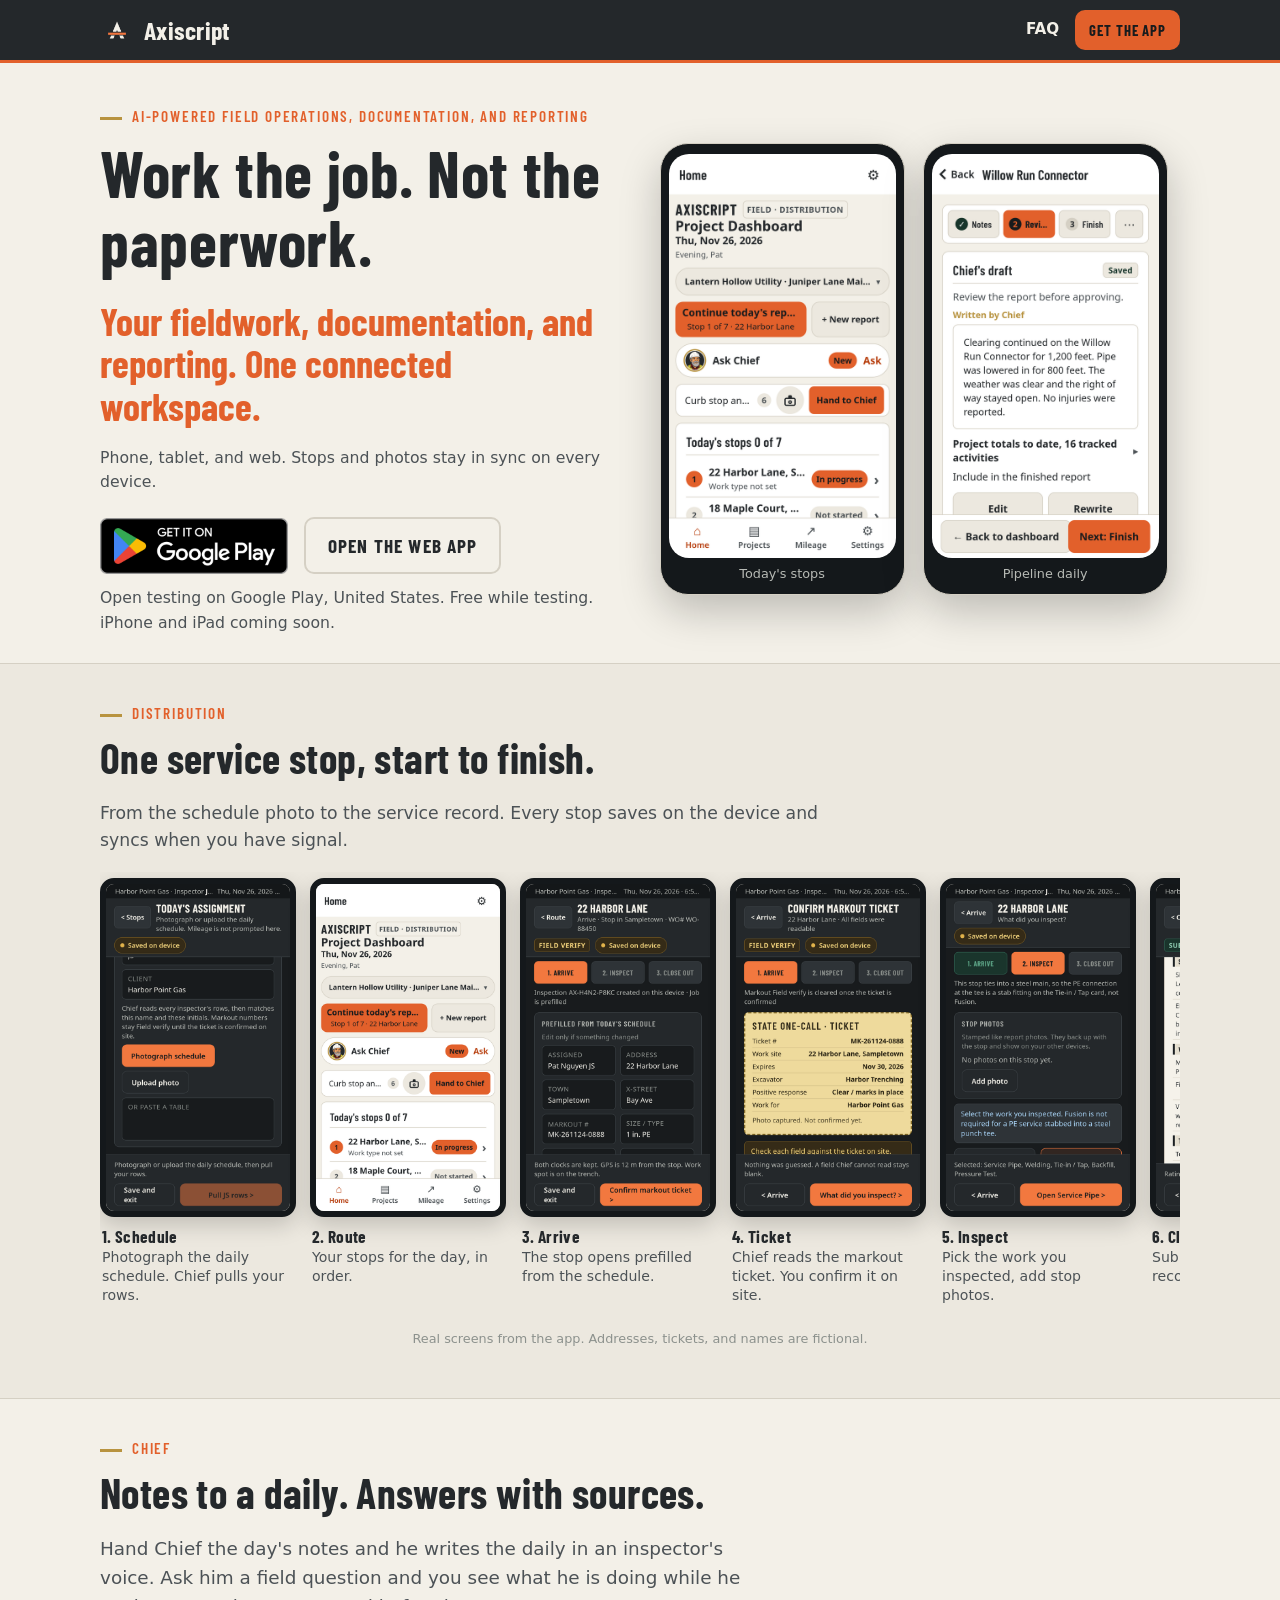
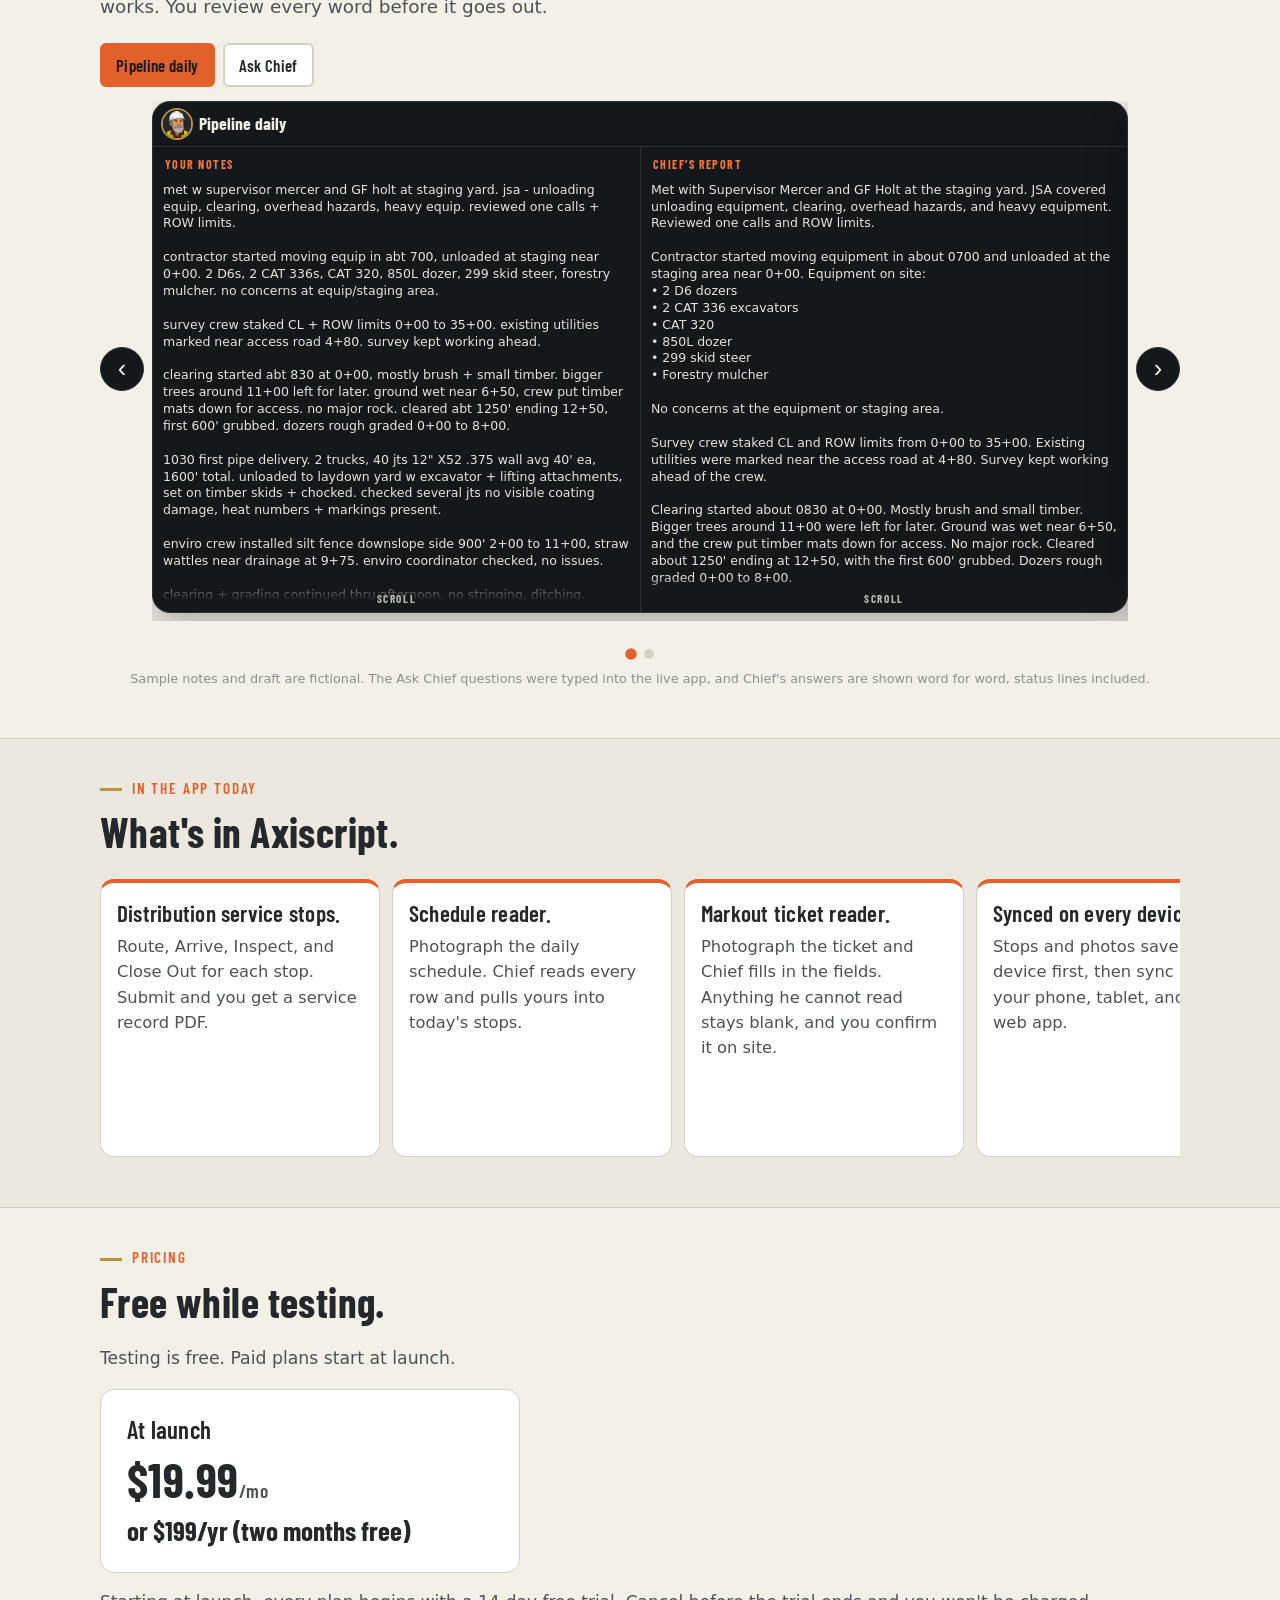
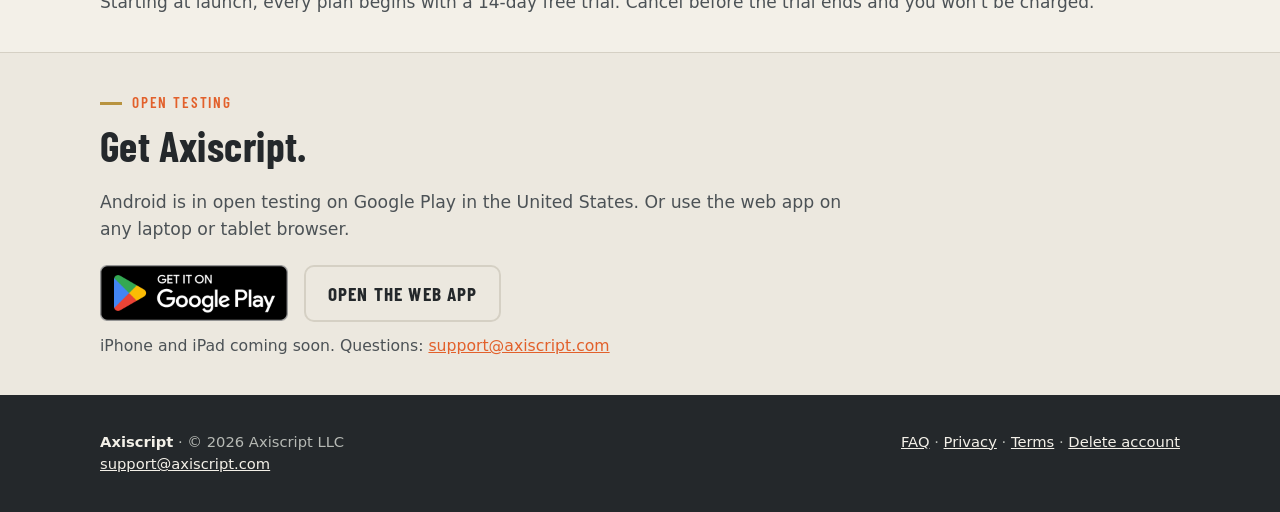
<file: index.html>
<!doctype html>
<html lang="en">
<head>
<meta charset="utf-8">
<meta name="viewport" content="width=device-width, initial-scale=1">
<title>Axiscript | Work the job. Not the paperwork.</title>
<meta name="description" content="Axiscript is an AI-powered field operations, documentation, and reporting platform. Distribution service stops, Pipeline dailies, Ask Chief, and mileage in one workspace. Open testing on Google Play.">
<meta name="theme-color" content="#24282B">
<link rel="canonical" href="https://axiscript.com/">
<meta property="og:title" content="Axiscript | Work the job. Not the paperwork.">
<meta property="og:description" content="AI-powered field operations, documentation, and reporting. Open testing on Google Play in the United States.">
<meta property="og:url" content="https://axiscript.com/">
<meta property="og:type" content="website">
<link rel="icon" href="assets/favicon.png">
<link rel="stylesheet" href="assets/style.css">
</head>
<body>

<header class="top">
  <div class="wrap">
    <a class="brand" href="index.html"><img src="assets/icon.png" alt="">Axiscript</a>
    <div class="top-nav">
      <a class="nav-link" href="faq.html">FAQ</a>
      <a class="btn small" href="#get">Get the app</a>
    </div>
  </div>
</header>

<main>
<section class="hero">
  <div class="wrap">
    <div>
      <span class="eyebrow">AI-powered field operations, documentation, and reporting</span>
      <h1>Work the job. Not the paperwork.</h1>
      <p class="lead">Your fieldwork, documentation, and reporting. One connected workspace.</p>
      <p class="device-note">Phone, tablet, and web. Stops and photos stay in sync on every device.</p>
      <div class="get-row">
        <a class="play-badge" href="https://play.google.com/store/apps/details?id=com.axiscript.app"><img src="assets/google-play-badge.png" width="188" height="56" alt="Get it on Google Play"></a>
        <a class="btn ghost web-btn" href="https://app.axiscript.com">Open the web app</a>
      </div>
      <p class="get-note">Open testing on Google Play, United States. Free while testing. iPhone and iPad coming soon.</p>
    </div>
    <div class="hero-screens">
      <figure class="phone-frame">
        <img src="assets/screens/0261/route.png" width="540" height="960" alt="Home for a sample distribution day with today's stops. Sample data only.">
        <figcaption>Today's stops</figcaption>
      </figure>
      <figure class="phone-frame">
        <img src="assets/screens/0261/daily.png" width="540" height="960" alt="Chief's draft of a sample Pipeline daily, ready for review. Sample data only.">
        <figcaption>Pipeline daily</figcaption>
      </figure>
    </div>
  </div>
</section>

<section class="band alt" id="distribution">
  <div class="wrap">
    <span class="eyebrow">Distribution</span>
    <h2>One service stop, start to finish.</h2>
    <p class="intro">From the schedule photo to the service record. Every stop saves on the device and syncs when you have signal.</p>
    <div class="step-strip" tabindex="0" aria-label="Service stop steps, swipe sideways">
      <figure class="step-shot">
        <img src="assets/screens/0261/schedule.png" width="540" height="960" loading="lazy" alt="Schedule photo screen with the inspector, initials, and client fields. Sample data.">
        <figcaption><b>1. Schedule</b> Photograph the daily schedule. Chief pulls your rows.</figcaption>
      </figure>
      <figure class="step-shot">
        <img src="assets/screens/0261/route.png" width="540" height="960" loading="lazy" alt="Home with today's stops for a sample distribution day.">
        <figcaption><b>2. Route</b> Your stops for the day, in order.</figcaption>
      </figure>
      <figure class="step-shot">
        <img src="assets/screens/0261/arrive.png" width="540" height="960" loading="lazy" alt="Arrive step for a sample stop at 22 Harbor Lane.">
        <figcaption><b>3. Arrive</b> The stop opens prefilled from the schedule.</figcaption>
      </figure>
      <figure class="step-shot">
        <img src="assets/screens/0261/ticket.png" width="540" height="960" loading="lazy" alt="Markout ticket reader with sample ticket fields.">
        <figcaption><b>4. Ticket</b> Chief reads the markout ticket. You confirm it on site.</figcaption>
      </figure>
      <figure class="step-shot">
        <img src="assets/screens/0261/inspect.png" width="540" height="960" loading="lazy" alt="Inspect step listing the work for a sample stop.">
        <figcaption><b>5. Inspect</b> Pick the work you inspected, add stop photos.</figcaption>
      </figure>
      <figure class="step-shot">
        <img src="assets/screens/0261/record.png" width="540" height="960" loading="lazy" alt="Service record PDF for a sample stop.">
        <figcaption><b>6. Close Out</b> Submit and get the service record PDF.</figcaption>
      </figure>
    </div>
    <p class="mock-note">Real screens from the app. Addresses, tickets, and names are fictional.</p>
  </div>
</section>

<section class="band" id="report">
  <div class="wrap">
    <span class="eyebrow">Chief</span>
    <h2>Notes to a daily. Answers with sources.</h2>
    <p class="review-line">Hand Chief the day's notes and he writes the daily in an inspector's voice. Ask him a field question and you see what he is doing while he works. You review every word before it goes out.</p>
    <div class="carousel" data-carousel>
      <div class="carousel-tabs" role="tablist" aria-label="Chief examples">
        <button type="button" role="tab" id="tab-notes" aria-controls="report-slide-1" aria-selected="true">Pipeline daily</button>
        <button type="button" role="tab" id="tab-ask" aria-controls="report-slide-2" aria-selected="false">Ask Chief</button>
      </div>
      <div class="carousel-frame">
        <button type="button" class="carousel-arrow carousel-prev" aria-label="Previous example"><span aria-hidden="true">‹</span></button>
        <div class="carousel-track" tabindex="0" aria-label="Chief examples, swipe or use arrow keys">
          <article class="carousel-slide" id="report-slide-1" role="tabpanel" aria-labelledby="tab-notes">
            <div class="app-screen">
              <div class="app-bar">
                <img src="assets/chief.jpg" width="36" height="36" alt="">
                <div><b>Pipeline daily</b></div>
              </div>
              <div class="app-body">
              <div class="app-panes">
                <div class="app-col">
                  <div class="app-kicker">Your notes</div>
                  <div class="app-pane-wrap">
                    <div class="app-pane" tabindex="0">
                      <pre>met w supervisor mercer and GF holt at staging yard. jsa - unloading equip, clearing, overhead hazards, heavy equip. reviewed one calls + ROW limits.

contractor started moving equip in abt 700, unloaded at staging near 0+00. 2 D6s, 2 CAT 336s, CAT 320, 850L dozer, 299 skid steer, forestry mulcher. no concerns at equip/staging area.

survey crew staked CL + ROW limits 0+00 to 35+00. existing utilities marked near access road 4+80. survey kept working ahead.

clearing started abt 830 at 0+00, mostly brush + small timber. bigger trees around 11+00 left for later. ground wet near 6+50, crew put timber mats down for access. no major rock. cleared abt 1250' ending 12+50, first 600' grubbed. dozers rough graded 0+00 to 8+00.

1030 first pipe delivery. 2 trucks, 40 jts 12" X52 .375 wall avg 40' ea, 1600' total. unloaded to laydown yard w excavator + lifting attachments, set on timber skids + chocked. checked several jts no visible coating damage, heat numbers + markings present.

enviro crew installed silt fence downslope side 900' 2+00 to 11+00, straw wattles near drainage at 9+75. enviro coordinator checked, no issues.

clearing + grading continued thru afternoon. no stringing, ditching, welding or pipe install today. equip + material yard secured.</pre>
                    </div>
                    <div class="scroll-hint" aria-hidden="true">Scroll</div>
                  </div>
                </div>
                <div class="app-col">
                  <div class="app-kicker">Chief’s report</div>
                  <div class="app-pane-wrap">
                    <div class="app-pane" tabindex="0">
                      <pre>Met with Supervisor Mercer and GF Holt at the staging yard. JSA covered unloading equipment, clearing, overhead hazards, and heavy equipment. Reviewed one calls and ROW limits.

Contractor started moving equipment in about 0700 and unloaded at the staging area near 0+00. Equipment on site:
• 2 D6 dozers
• 2 CAT 336 excavators
• CAT 320
• 850L dozer
• 299 skid steer
• Forestry mulcher

No concerns at the equipment or staging area.

Survey crew staked CL and ROW limits from 0+00 to 35+00. Existing utilities were marked near the access road at 4+80. Survey kept working ahead of the crew.

Clearing started about 0830 at 0+00. Mostly brush and small timber. Bigger trees around 11+00 were left for later. Ground was wet near 6+50, and the crew put timber mats down for access. No major rock. Cleared about 1250' ending at 12+50, with the first 600' grubbed. Dozers rough graded 0+00 to 8+00.

First pipe delivery came in at 1030, 2 trucks. Material received:
• 40 joints, 12" X52, .375 wall
• Avg 40' each, 1600' total

Pipe was unloaded to the laydown yard with an excavator and lifting attachments. Set on timber skids and chocked. I checked several joints and saw no visible coating damage. Heat numbers and markings were present.

Enviro crew installed silt fence on the downslope side, 900' from 2+00 to 11+00. Straw wattles went in near the drainage at 9+75. Enviro coordinator checked it, no issues.

Clearing and grading continued through the afternoon. No stringing, ditching, welding, or pipe install today. Equipment and material yard secured.</pre>
                    </div>
                    <div class="scroll-hint" aria-hidden="true">Scroll</div>
                  </div>
                </div>
              </div>
                <div class="scroll-hint app-body-hint" aria-hidden="true">Scroll</div>
              </div>
            </div>
          </article>
          <article class="carousel-slide" id="report-slide-2" role="tabpanel" aria-labelledby="tab-ask">
            <div class="app-screen ask-screen">
              <div class="app-bar">
                <img src="assets/chief.jpg" width="36" height="36" alt="">
                <div><b>Ask Chief</b></div>
              </div>
              <div class="ask-thread-wrap">
              <div class="ask-thread" tabindex="0">
                <div class="ask-row user">
                  <div class="ask-bubble">We&#x27;re opening a bellhole over a 6 inch steel main and it&#x27;s 6 feet deep. Do I need a ladder in there, and how close does it have to be?</div>
                </div>
                <div class="ask-status">
                  <img src="assets/chief.jpg" width="28" height="28" alt="">
                  <div class="ask-status-line">Checking the library<br>Writing answer</div>
                </div>
                <div class="ask-row ask-from">
                  <img class="ask-face" src="assets/chief.jpg" width="28" height="28" alt="">
                  <div class="ask-bubble">
                    <p class="ask-lead">Yes, you need a ladder, stairway, ramp or other safe way out. It has to be placed so nobody has more than 25 feet of lateral travel to reach it.</p>
                    <div class="ask-body">- The rule applies to trench excavations 4 feet or more deep. At 6 feet, you&#x27;re over that line. (29 CFR 1926.651 Specific excavation requirements.)
- A bellhole is usually small enough that one ladder is within 25 feet of everybody in it. If it&#x27;s a long open cut, you may need more than one.
- At 6 feet deep you&#x27;re also past 5 feet, so the hole needs a cave-in protective system (sloping, benching, shield or shoring) unless it&#x27;s entirely in stable rock. (29 CFR 1926.652 Requirements for protective systems.)

The project spec governs. Check it for any tighter ladder or egress requirement.</div>
                  </div>
                </div>
                <div class="ask-row user">
                  <div class="ask-bubble">The bellhole is only about 8 feet long. Does the 25-foot rule still apply, and is one ladder enough?</div>
                </div>
                <div class="ask-status">
                  <img src="assets/chief.jpg" width="28" height="28" alt="">
                  <div class="ask-status-line">Checking the library<br>Writing answer</div>
                </div>
                <div class="ask-row ask-from">
                  <img class="ask-face" src="assets/chief.jpg" width="28" height="28" alt="">
                  <div class="ask-bubble">
                    <p class="ask-lead">Yes, the 25-foot rule still applies, but in an 8 foot long hole one ladder is enough. Nobody in there is more than 25 feet of lateral travel from it.</p>
                    <div class="ask-body">- The rule covers trench excavations 4 feet or more deep, and it requires a stairway, ladder, ramp or other safe means of egress so employees have no more than 25 feet of lateral travel. (29 CFR 1926.651 Specific excavation requirements.)
- If the bellhole grows into a longer open cut, recheck the distance and add ladders as needed.
- Still at 6 feet deep, so you need a protective system unless it&#x27;s all in stable rock. Under 5 feet is the only other exception. (29 CFR 1926.652 Requirements for protective systems.)

Not sure if OSHA calls a bellhole a &quot;trench&quot; or just an &quot;excavation&quot;. Most crews put a ladder in anyway. Check with your safety lead if it matters.

The project spec governs. Check the Willow Run Connector spec for any tighter egress requirement.</div>
                  </div>
                </div>
              </div>
                <div class="scroll-hint" aria-hidden="true">Scroll</div>
              </div>
              <div class="ask-composer" aria-hidden="true">
                <div class="ask-input">Ask Chief</div>
                <div class="ask-send">Send</div>
              </div>
            </div>
          </article>
        </div>
        <button type="button" class="carousel-arrow carousel-next" aria-label="Next example"><span aria-hidden="true">›</span></button>
      </div>
      <div class="carousel-dots">
        <button type="button" aria-label="Show Pipeline daily" aria-current="true"></button>
        <button type="button" aria-label="Show Ask Chief"></button>
      </div>
    </div>
    <p class="mock-note">Sample notes and draft are fictional. The Ask Chief questions were typed into the live app, and Chief's answers are shown word for word, status lines included.</p>
  </div>
</section>

<section class="band alt" id="features">
  <div class="wrap">
    <span class="eyebrow">In the app today</span>
    <h2>What's in Axiscript.</h2>
    <div class="feat-strip" tabindex="0" aria-label="App features, swipe sideways">
      <article class="feat-tile">
        <h3>Distribution service stops.</h3>
        <p>Route, Arrive, Inspect, and Close Out for each stop. Submit and you get a service record PDF.</p>
      </article>
      <article class="feat-tile">
        <h3>Schedule reader.</h3>
        <p>Photograph the daily schedule. Chief reads every row and pulls yours into today's stops.</p>
      </article>
      <article class="feat-tile">
        <h3>Markout ticket reader.</h3>
        <p>Photograph the ticket and Chief fills in the fields. Anything he cannot read stays blank, and you confirm it on site.</p>
      </article>
      <article class="feat-tile">
        <h3>Synced on every device.</h3>
        <p>Stops and photos save on the device first, then sync across your phone, tablet, and the web app.</p>
      </article>
      <article class="feat-tile">
        <h3>Ask Chief, live.</h3>
        <p>Ask a code, specification, or safety question. You see each step as he checks the library and sources, then the answer with citations. He does not replace the project specifications or your judgment.</p>
      </article>
      <article class="feat-tile">
        <h3>Pipeline dailies.</h3>
        <p>Type or talk your notes. Chief Writer drafts the daily in plain inspector prose for you to review and approve.</p>
      </article>
      <article class="feat-tile">
        <h3>Mileage.</h3>
        <p>Start and stop a trip, or add a missed one. Business or personal, by project. Export a log when you need it.</p>
      </article>
    </div>
  </div>
</section>

<section class="band" id="pricing">
  <div class="wrap">
    <span class="eyebrow">Pricing</span>
    <h2>Free while testing.</h2>
    <p class="intro">Testing is free. Paid plans start at launch.</p>
    <div class="price-cards single">
      <article class="plan">
        <h3>At launch</h3>
        <div class="price">$19.99<small>/mo</small></div>
        <p class="plan-line rate">or $199/yr (two months free)</p>
      </article>
    </div>
    <p class="trial-line">Starting at launch, every plan begins with a 14-day free trial. Cancel before the trial ends and you won't be charged.</p>
  </div>
</section>

<section class="band alt" id="get">
  <span id="join" class="anchor-alias" aria-hidden="true"></span>
  <div class="wrap">
    <span class="eyebrow">Open testing</span>
    <h2>Get Axiscript.</h2>
    <p class="intro">Android is in open testing on Google Play in the United States. Or use the web app on any laptop or tablet browser.</p>
    <div class="get-row">
      <a class="play-badge" href="https://play.google.com/store/apps/details?id=com.axiscript.app"><img src="assets/google-play-badge.png" width="188" height="56" alt="Get it on Google Play"></a>
      <a class="btn ghost web-btn" href="https://app.axiscript.com">Open the web app</a>
    </div>
    <p class="get-note">iPhone and iPad coming soon. Questions: <a href="mailto:support@axiscript.com">support@axiscript.com</a></p>
  </div>
</section>
</main>

<footer>
  <div class="wrap">
    <div><strong style="color:#F3F0E8">Axiscript</strong> &middot; &copy; 2026 Axiscript LLC<br><a href="mailto:support@axiscript.com">support@axiscript.com</a></div>
    <div><a href="faq.html">FAQ</a> &middot; <a href="privacy.html">Privacy</a> &middot; <a href="terms.html">Terms</a> &middot; <a href="delete-account.html">Delete account</a></div>
  </div>
</footer>
<script src="assets/carousel.js"></script>
<script>
document.querySelectorAll(".app-pane, .ask-thread, .app-body").forEach(function (pane) {
  var wrap = pane.classList.contains("app-body") ? pane : pane.parentElement;
  if (!wrap) return;
  function more() {
    return pane.scrollHeight > pane.clientHeight + 2 &&
      pane.scrollTop + pane.clientHeight < pane.scrollHeight - 6;
  }
  function check() {
    wrap.classList.toggle("can-scroll", more());
  }
  check();
  pane.addEventListener("scroll", check, { passive: true });
  window.addEventListener("resize", check);
});
</script>
</body>
</html>
</file>
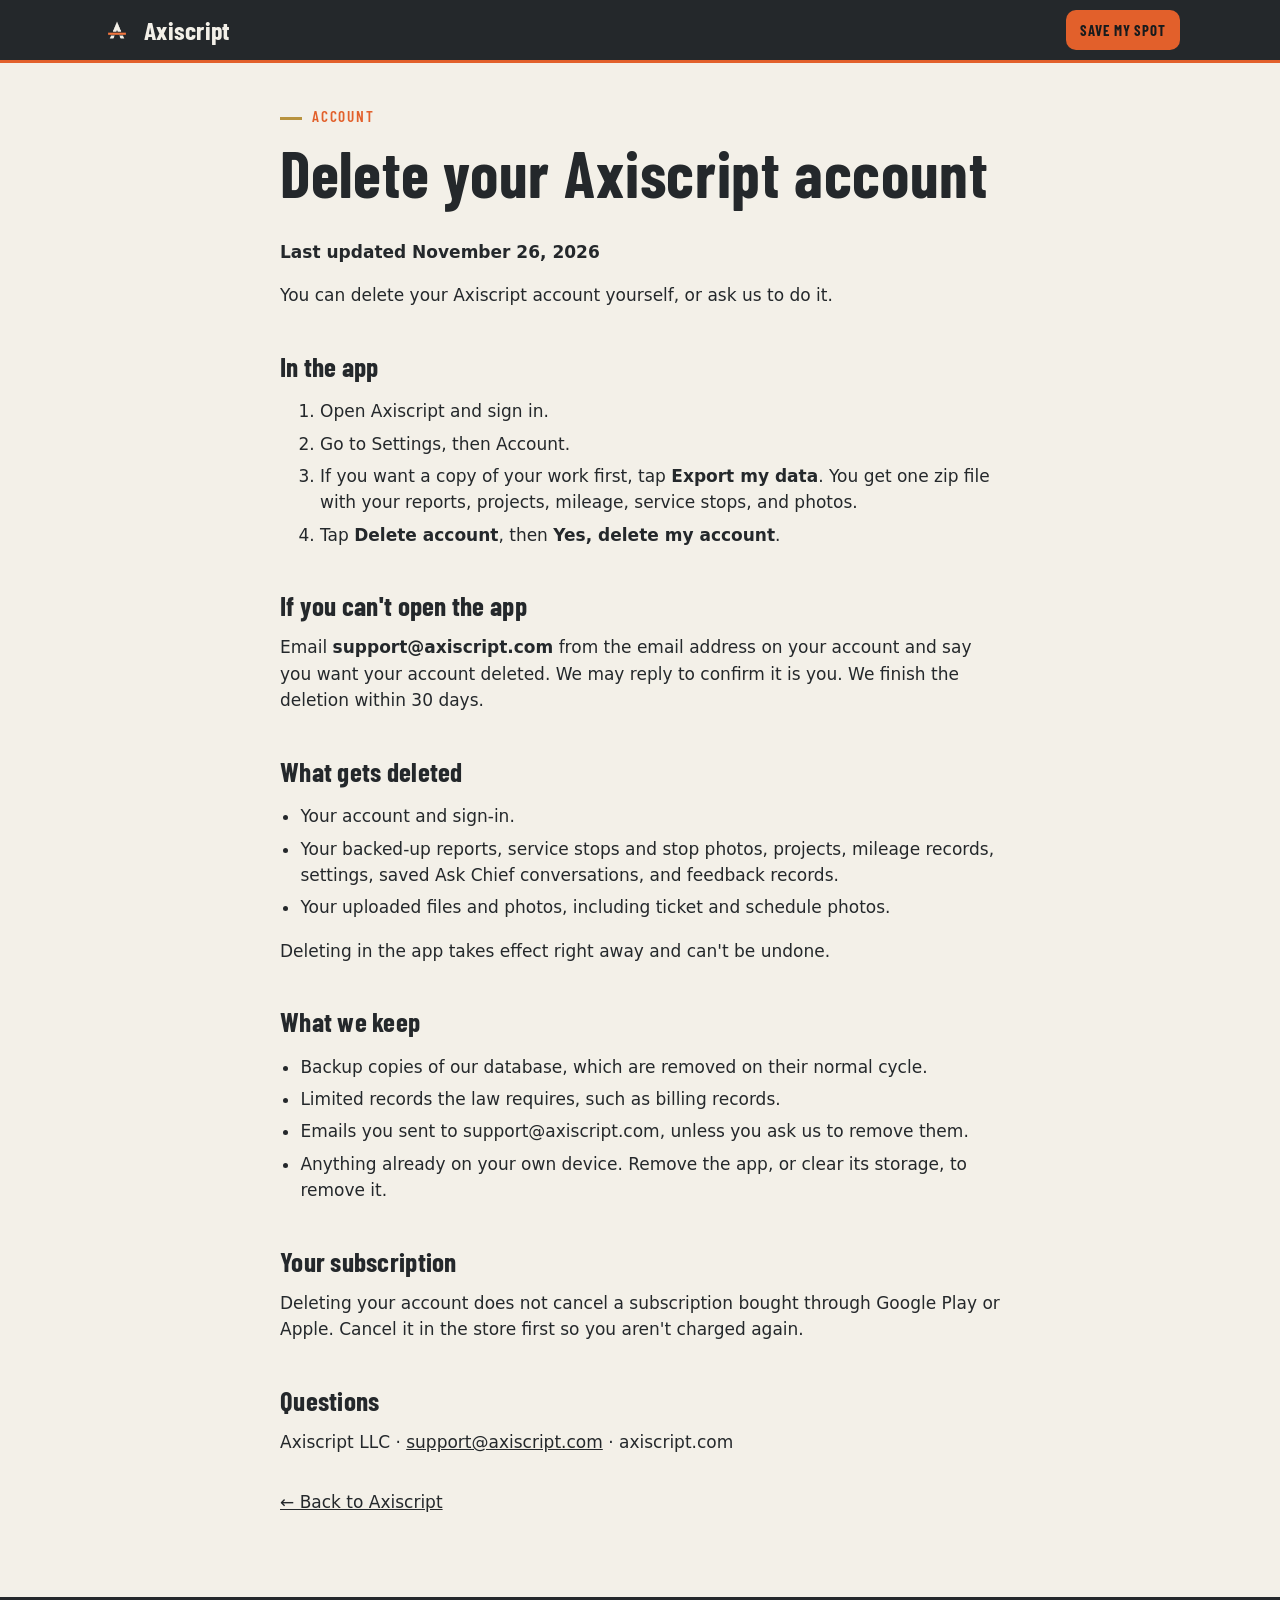
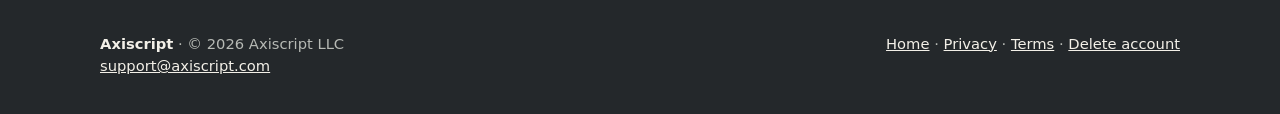
<file: delete-account.html>
<!doctype html>
<html lang="en">
<head>
<meta charset="utf-8">
<meta name="viewport" content="width=device-width, initial-scale=1">
<title>Delete your account | Axiscript</title>
<meta name="description" content="How to delete your Axiscript account and what is removed.">
<link rel="canonical" href="https://axiscript.com/delete-account.html">
<link rel="icon" href="assets/favicon.png">
<link rel="stylesheet" href="assets/style.css">
<!-- Published November 26, 2026. Account deletion instructions for users and for Google Play. Lists service stops and stop photos as deleted. -->
</head>
<body>
<header class="top">
  <div class="wrap">
    <a class="brand" href="index.html"><img src="assets/icon.png" alt="">Axiscript</a>
    <a class="btn small" href="index.html#join">Save my spot</a>
  </div>
</header>

<main class="doc">
  <span class="eyebrow">Account</span>
  <h1>Delete your Axiscript account</h1>
<p><strong>Last updated November 26, 2026</strong></p>
<p>You can delete your Axiscript account yourself, or ask us to do it.</p>
<h2>In the app</h2>
<ol>
<li>Open Axiscript and sign in.</li>
<li>Go to Settings, then Account.</li>
<li>If you want a copy of your work first, tap <strong>Export my data</strong>. You get one zip file with your reports, projects, mileage, service stops, and photos.</li>
<li>Tap <strong>Delete account</strong>, then <strong>Yes, delete my account</strong>.</li>
</ol>
<h2>If you can't open the app</h2>
<p>Email <strong>support@axiscript.com</strong> from the email address on your account and say you want your account deleted. We may reply to confirm it is you. We finish the deletion within 30 days.</p>
<h2>What gets deleted</h2>
<ul>
<li>Your account and sign-in.</li>
<li>Your backed-up reports, service stops and stop photos, projects, mileage records, settings, saved Ask Chief conversations, and feedback records.</li>
<li>Your uploaded files and photos, including ticket and schedule photos.</li>
</ul>
<p>Deleting in the app takes effect right away and can't be undone.</p>
<h2>What we keep</h2>
<ul>
<li>Backup copies of our database, which are removed on their normal cycle.</li>
<li>Limited records the law requires, such as billing records.</li>
<li>Emails you sent to support@axiscript.com, unless you ask us to remove them.</li>
<li>Anything already on your own device. Remove the app, or clear its storage, to remove it.</li>
</ul>
<h2>Your subscription</h2>
<p>Deleting your account does not cancel a subscription bought through Google Play or Apple. Cancel it in the store first so you aren't charged again.</p>
<h2>Questions</h2>
<p>Axiscript LLC · <a href="mailto:support@axiscript.com">support@axiscript.com</a> · axiscript.com</p>
  <p style="margin-top:2em"><a href="index.html">&larr; Back to Axiscript</a></p>
</main>

<footer>
  <div class="wrap">
    <div><strong style="color:#F3F0E8">Axiscript</strong> &middot; &copy; 2026 Axiscript LLC<br><a href="mailto:support@axiscript.com">support@axiscript.com</a></div>
    <div><a href="index.html">Home</a> &middot; <a href="privacy.html">Privacy</a> &middot; <a href="terms.html">Terms</a> &middot; <a href="delete-account.html">Delete account</a></div>
  </div>
</footer>
</body>
</html>
</file>
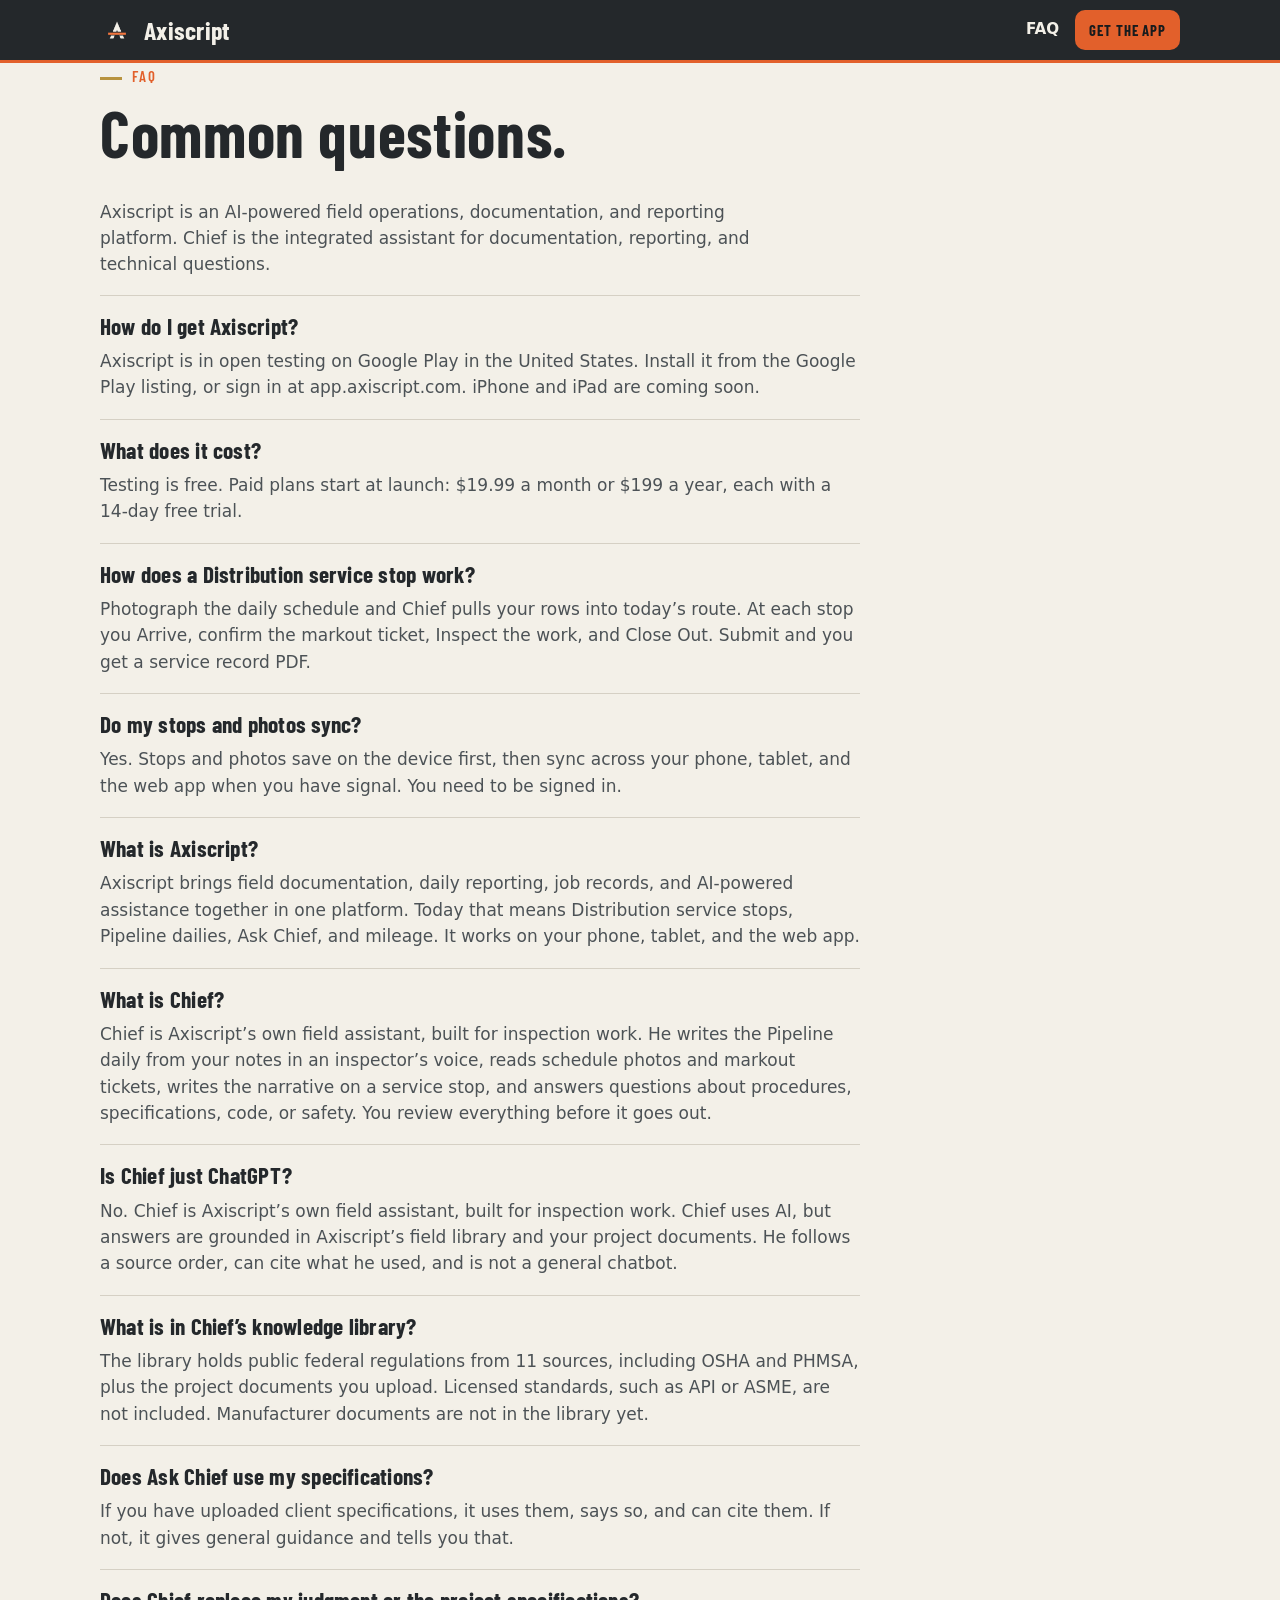
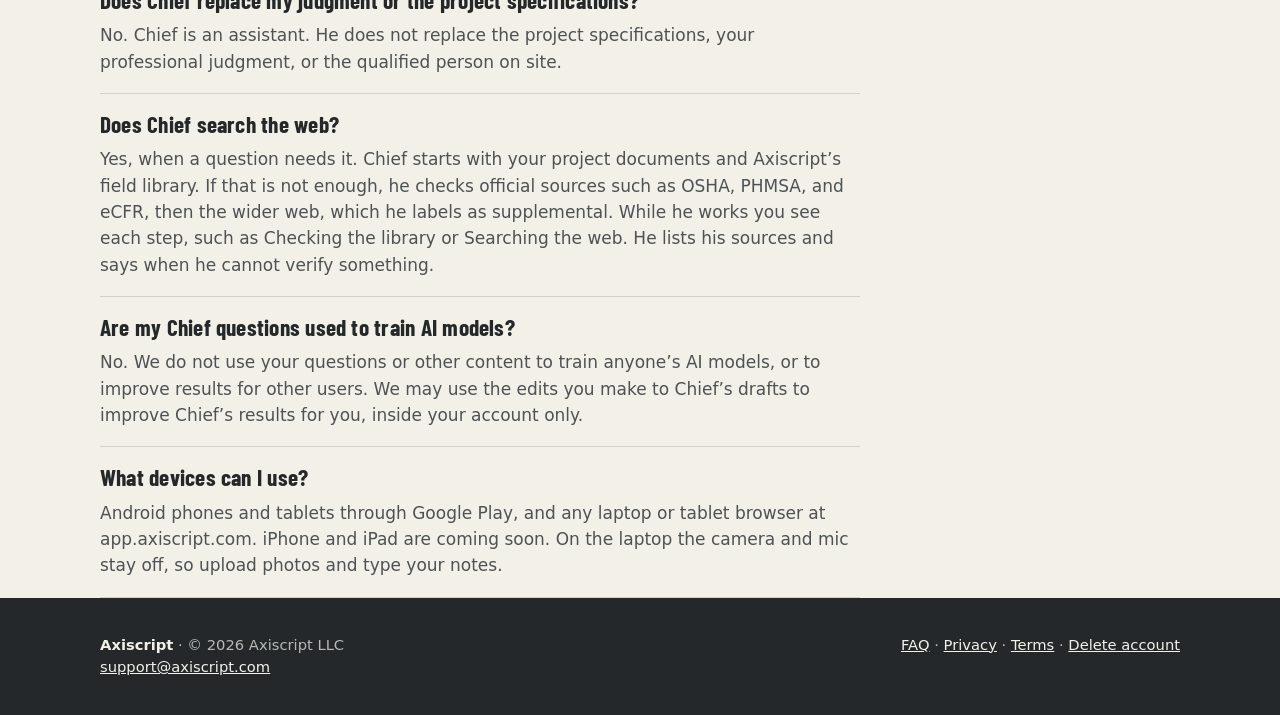
<file: faq.html>
<!doctype html>
<html lang="en">
<head>
<meta charset="utf-8">
<meta name="viewport" content="width=device-width, initial-scale=1">
<title>FAQ | Axiscript</title>
<meta name="description" content="Answers about Axiscript, Chief, open testing, devices, and how the field workspace works.">
<meta name="theme-color" content="#24282B">
<link rel="canonical" href="https://axiscript.com/faq.html">
<meta property="og:title" content="FAQ | Axiscript">
<meta property="og:description" content="Answers about Axiscript, Chief, devices, and how the field workspace works.">
<meta property="og:url" content="https://axiscript.com/faq.html">
<meta property="og:type" content="website">
<link rel="icon" href="assets/favicon.png">
<link rel="stylesheet" href="assets/style.css">
</head>
<body>

<header class="top">
  <div class="wrap">
    <a class="brand" href="index.html"><img src="assets/icon.png" alt="">Axiscript</a>
    <div class="top-nav">
      <a class="nav-link" href="faq.html">FAQ</a>
      <a class="btn small" href="index.html#get">Get the app</a>
    </div>
  </div>
</header>

<main class="band">
  <div class="wrap">
    <span class="eyebrow">FAQ</span>
    <h1>Common questions.</h1>
    <p class="faq-lead">Axiscript is an AI-powered field operations, documentation, and reporting platform. Chief is the integrated assistant for documentation, reporting, and technical questions.</p>

    <div class="faq-list">
      <article class="faq-item">
        <h2>How do I get Axiscript?</h2>
        <p>Axiscript is in open testing on Google Play in the United States. Install it from the Google Play listing, or sign in at app.axiscript.com. iPhone and iPad are coming soon.</p>
      </article>
      <article class="faq-item">
        <h2>What does it cost?</h2>
        <p>Testing is free. Paid plans start at launch: $19.99 a month or $199 a year, each with a 14-day free trial.</p>
      </article>
      <article class="faq-item">
        <h2>How does a Distribution service stop work?</h2>
        <p>Photograph the daily schedule and Chief pulls your rows into today’s route. At each stop you Arrive, confirm the markout ticket, Inspect the work, and Close Out. Submit and you get a service record PDF.</p>
      </article>
      <article class="faq-item">
        <h2>Do my stops and photos sync?</h2>
        <p>Yes. Stops and photos save on the device first, then sync across your phone, tablet, and the web app when you have signal. You need to be signed in.</p>
      </article>
      <article class="faq-item">
        <h2>What is Axiscript?</h2>
        <p>Axiscript brings field documentation, daily reporting, job records, and AI-powered assistance together in one platform. Today that means Distribution service stops, Pipeline dailies, Ask Chief, and mileage. It works on your phone, tablet, and the web app.</p>
      </article>
      <article class="faq-item">
        <h2>What is Chief?</h2>
        <p>Chief is Axiscript’s own field assistant, built for inspection work. He writes the Pipeline daily from your notes in an inspector’s voice, reads schedule photos and markout tickets, writes the narrative on a service stop, and answers questions about procedures, specifications, code, or safety. You review everything before it goes out.</p>
      </article>
      <article class="faq-item">
        <h2>Is Chief just ChatGPT?</h2>
        <p>No. Chief is Axiscript’s own field assistant, built for inspection work. Chief uses AI, but answers are grounded in Axiscript’s field library and your project documents. He follows a source order, can cite what he used, and is not a general chatbot.</p>
      </article>
      <article class="faq-item">
        <h2>What is in Chief’s knowledge library?</h2>
        <p>The library holds public federal regulations from 11 sources, including OSHA and PHMSA, plus the project documents you upload. Licensed standards, such as API or ASME, are not included. Manufacturer documents are not in the library yet.</p>
      </article>
      <article class="faq-item">
        <h2>Does Ask Chief use my specifications?</h2>
        <p>If you have uploaded client specifications, it uses them, says so, and can cite them. If not, it gives general guidance and tells you that.</p>
      </article>
      <article class="faq-item">
        <h2>Does Chief replace my judgment or the project specifications?</h2>
        <p>No. Chief is an assistant. He does not replace the project specifications, your professional judgment, or the qualified person on site.</p>
      </article>
      <article class="faq-item">
        <h2>Does Chief search the web?</h2>
        <p>Yes, when a question needs it. Chief starts with your project documents and Axiscript’s field library. If that is not enough, he checks official sources such as OSHA, PHMSA, and eCFR, then the wider web, which he labels as supplemental. While he works you see each step, such as Checking the library or Searching the web. He lists his sources and says when he cannot verify something.</p>
      </article>
      <article class="faq-item">
        <h2>Are my Chief questions used to train AI models?</h2>
        <p>No. We do not use your questions or other content to train anyone’s AI models, or to improve results for other users. We may use the edits you make to Chief’s drafts to improve Chief’s results for you, inside your account only.</p>
      </article>
      <article class="faq-item">
        <h2>What devices can I use?</h2>
        <p>Android phones and tablets through Google Play, and any laptop or tablet browser at app.axiscript.com. iPhone and iPad are coming soon. On the laptop the camera and mic stay off, so upload photos and type your notes.</p>
      </article>
    </div>
  </div>
</main>

<footer>
  <div class="wrap">
    <div><strong style="color:#F3F0E8">Axiscript</strong> &middot; &copy; 2026 Axiscript LLC<br><a href="mailto:support@axiscript.com">support@axiscript.com</a></div>
    <div><a href="faq.html">FAQ</a> &middot; <a href="privacy.html">Privacy</a> &middot; <a href="terms.html">Terms</a> &middot; <a href="delete-account.html">Delete account</a></div>
  </div>
</footer>
</body>
</html>
</file>
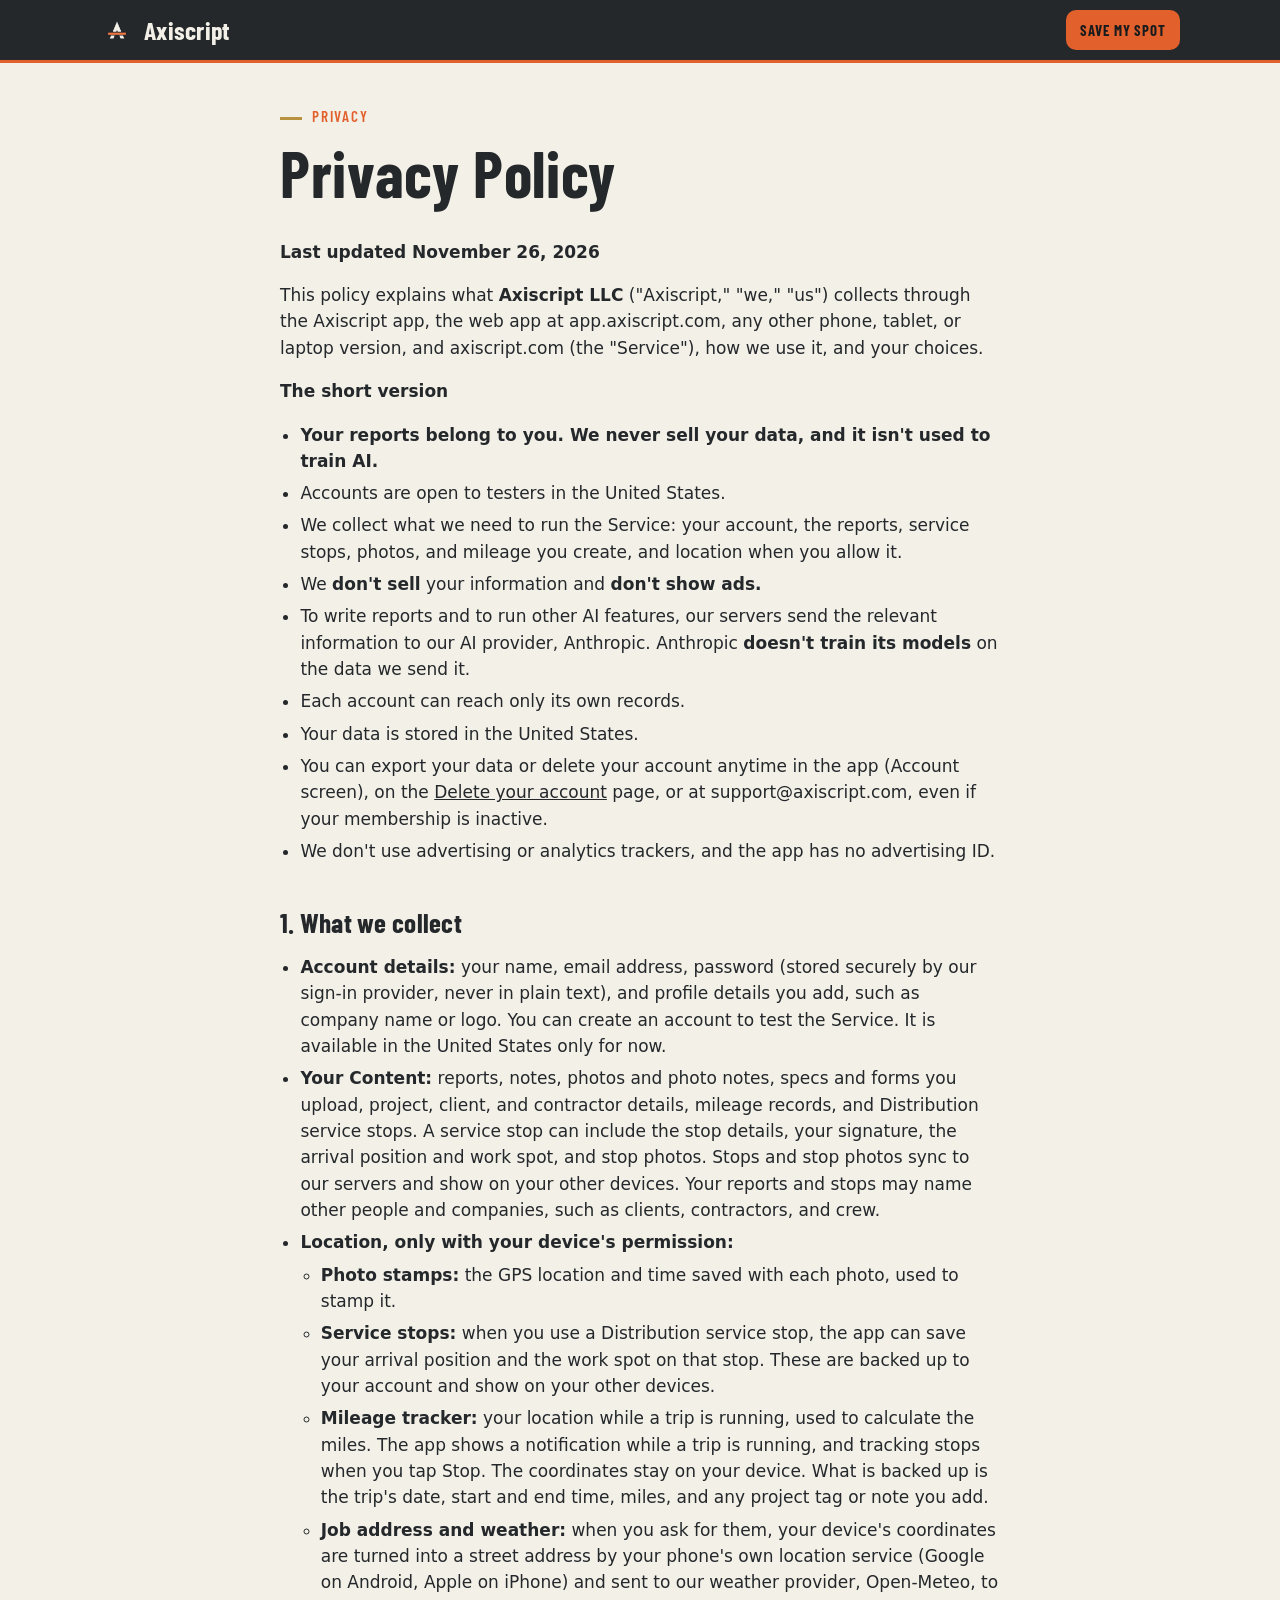
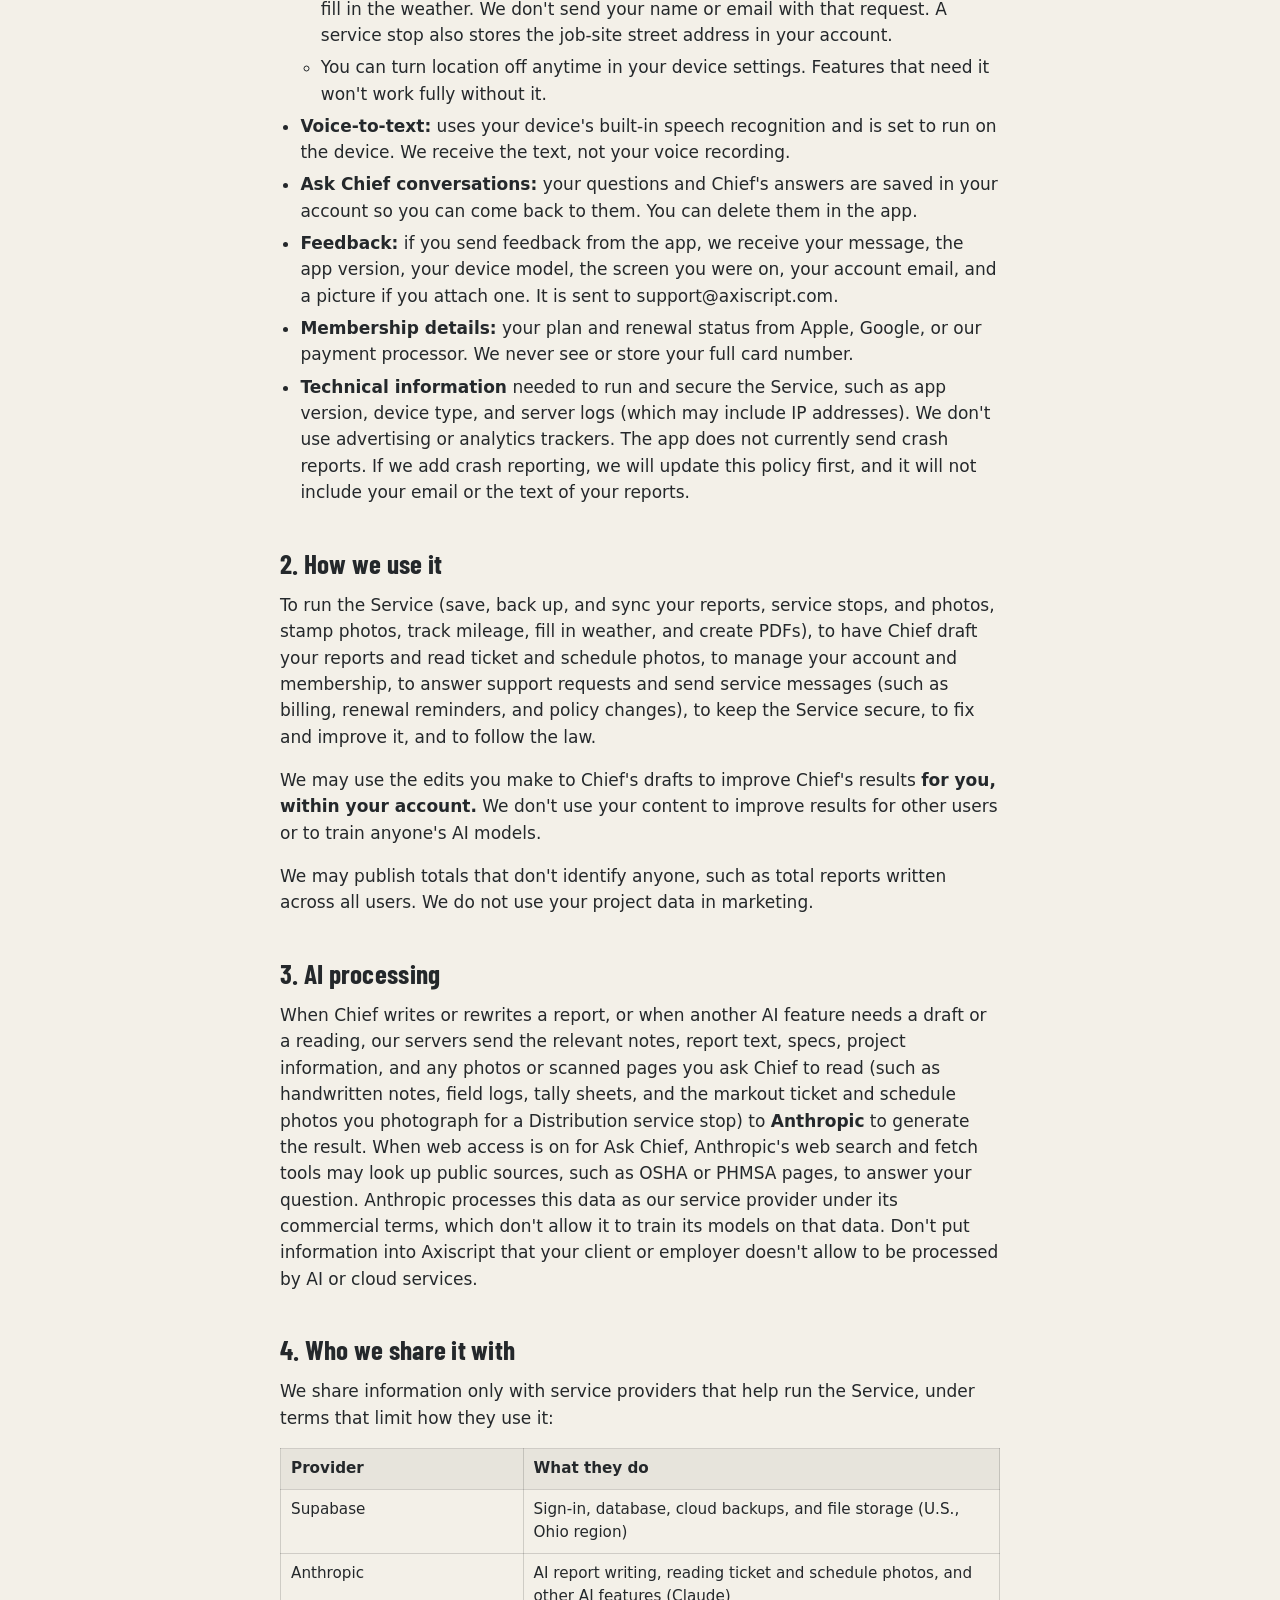
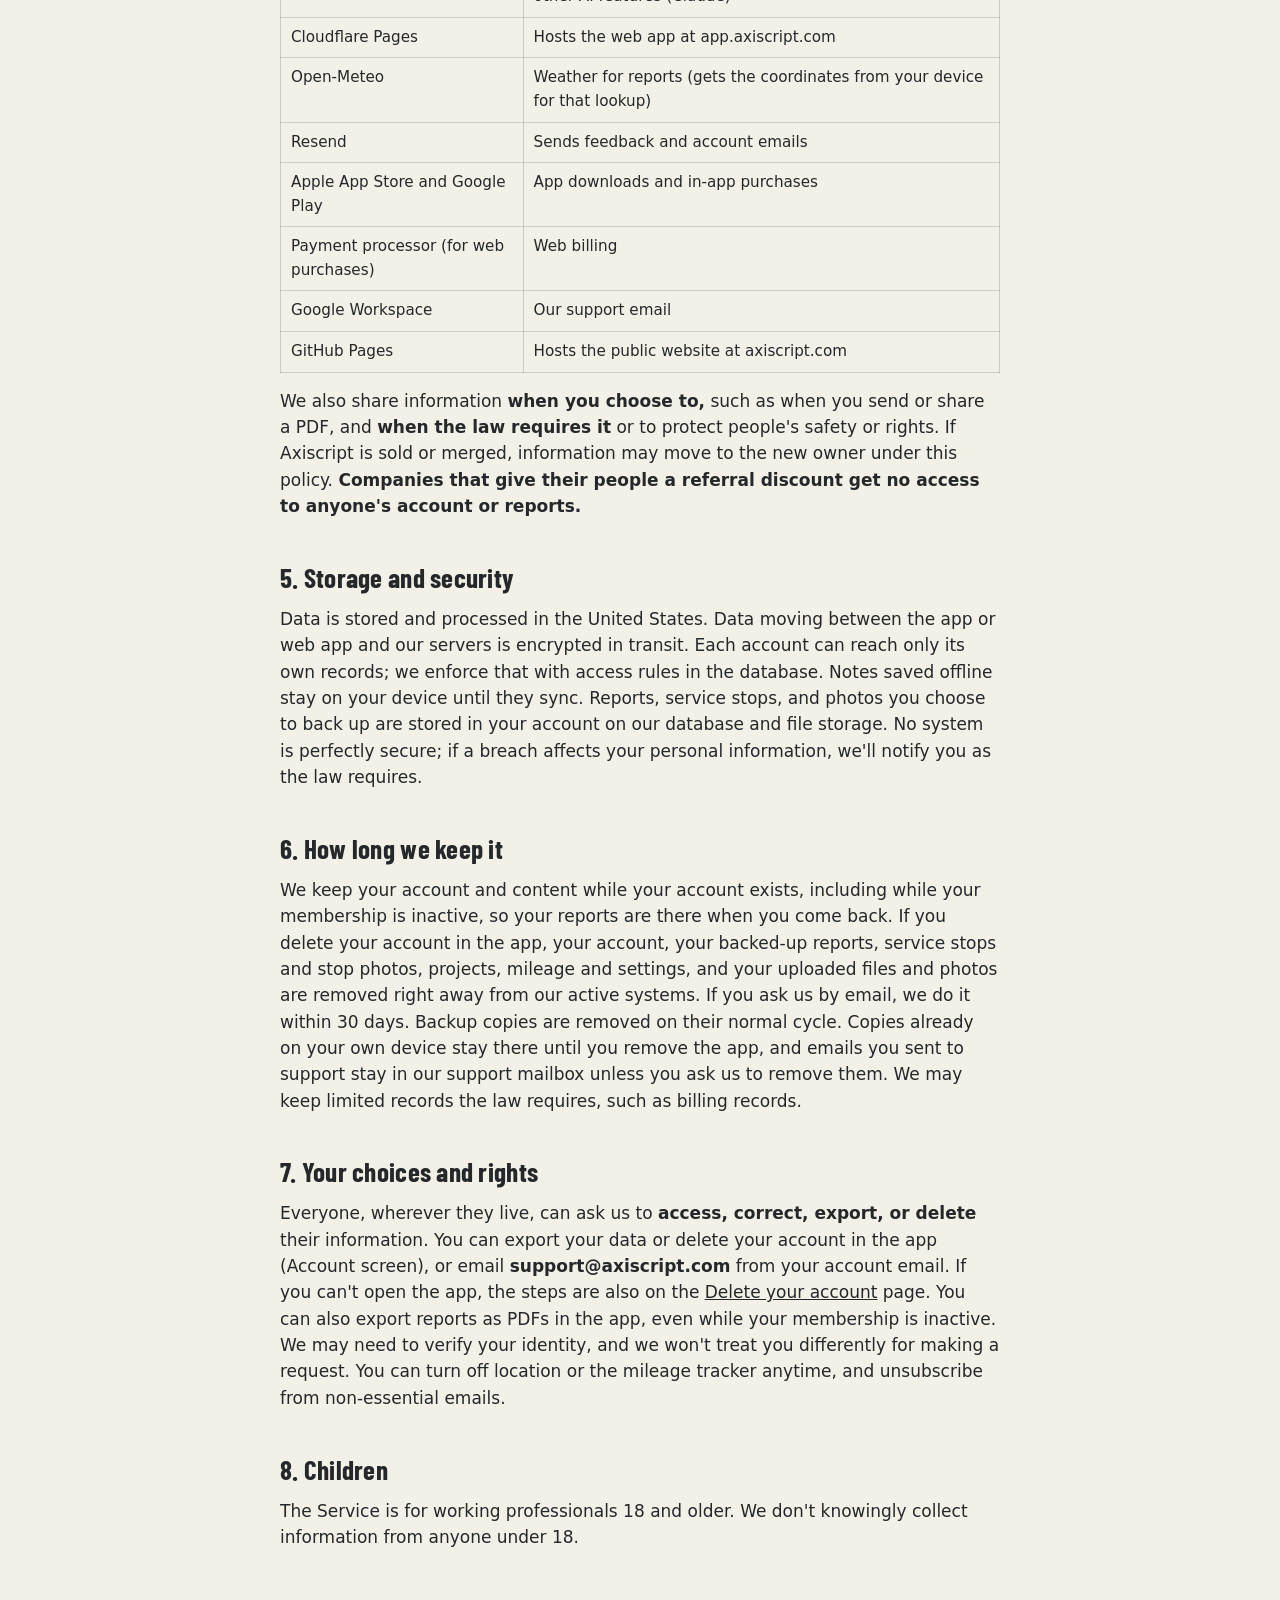
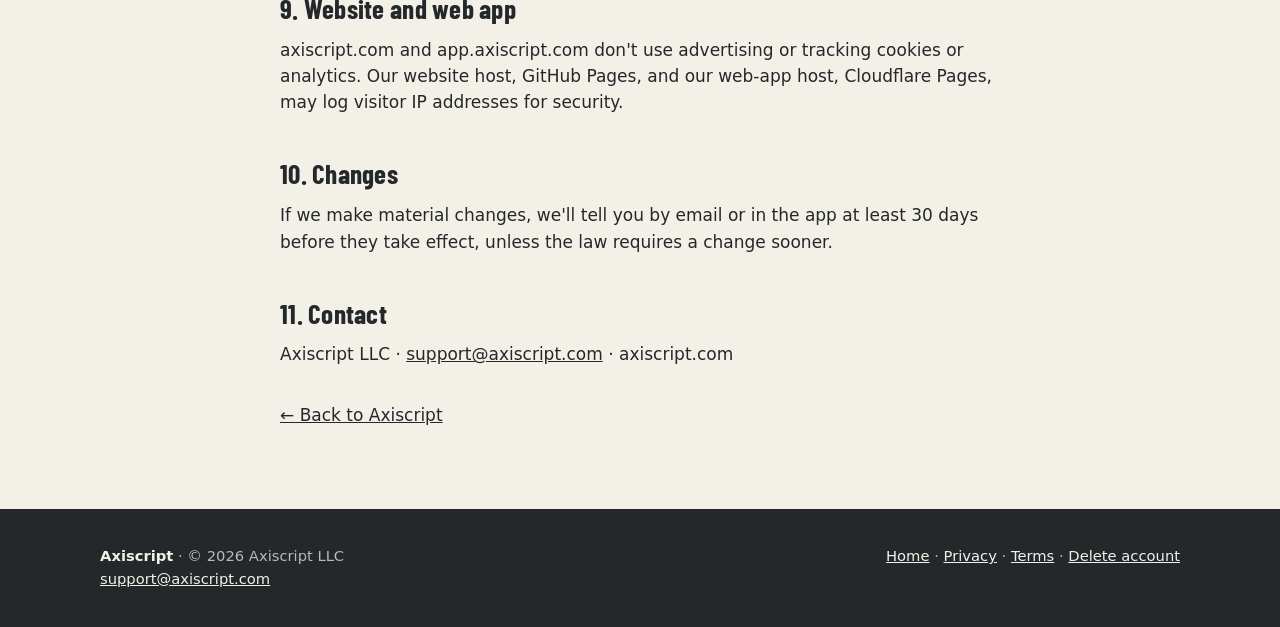
<file: privacy.html>
<!doctype html>
<html lang="en">
<head>
<meta charset="utf-8">
<meta name="viewport" content="width=device-width, initial-scale=1">
<title>Privacy Policy | Axiscript</title>
<meta name="description" content="How Axiscript handles your information.">
<link rel="canonical" href="https://axiscript.com/privacy.html">
<link rel="icon" href="assets/favicon.png">
<link rel="stylesheet" href="assets/style.css">
<!-- Published November 26, 2026. Updates the Nov 25 policy for open testing in the United States, Distribution service stops, and ticket and schedule photos sent to Anthropic. Nov 26 draft: Command Center and waitlist text removed. -->
</head>
<body>
<header class="top">
  <div class="wrap">
    <a class="brand" href="index.html"><img src="assets/icon.png" alt="">Axiscript</a>
    <a class="btn small" href="index.html#join">Save my spot</a>
  </div>
</header>

<main class="doc">
  <span class="eyebrow">Privacy</span>
  <h1>Privacy Policy</h1>
<p><strong>Last updated November 26, 2026</strong></p>
<p>This policy explains what <strong>Axiscript LLC</strong> ("Axiscript," "we," "us") collects through the Axiscript app, the web app at app.axiscript.com, any other phone, tablet, or laptop version, and axiscript.com (the "Service"), how we use it, and your choices.</p>
<p><strong>The short version</strong></p>
<ul>
<li><strong>Your reports belong to you. We never sell your data, and it isn't used to train AI.</strong></li>
<li>Accounts are open to testers in the United States.</li>
<li>We collect what we need to run the Service: your account, the reports, service stops, photos, and mileage you create, and location when you allow it.</li>
<li>We <strong>don't sell</strong> your information and <strong>don't show ads.</strong></li>
<li>To write reports and to run other AI features, our servers send the relevant information to our AI provider, Anthropic. Anthropic <strong>doesn't train its models</strong> on the data we send it.</li>
<li>Each account can reach only its own records.</li>
<li>Your data is stored in the United States.</li>
<li>You can export your data or delete your account anytime in the app (Account screen), on the <a href="delete-account.html">Delete your account</a> page, or at support@axiscript.com, even if your membership is inactive.</li>
<li>We don't use advertising or analytics trackers, and the app has no advertising ID.</li>
</ul>
<h2>1. What we collect</h2>
<ul>
<li><strong>Account details:</strong> your name, email address, password (stored securely by our sign-in provider, never in plain text), and profile details you add, such as company name or logo. You can create an account to test the Service. It is available in the United States only for now.</li>
<li><strong>Your Content:</strong> reports, notes, photos and photo notes, specs and forms you upload, project, client, and contractor details, mileage records, and Distribution service stops. A service stop can include the stop details, your signature, the arrival position and work spot, and stop photos. Stops and stop photos sync to our servers and show on your other devices. Your reports and stops may name other people and companies, such as clients, contractors, and crew.</li>
<li><strong>Location, only with your device's permission:</strong><ul>
<li><strong>Photo stamps:</strong> the GPS location and time saved with each photo, used to stamp it.</li>
<li><strong>Service stops:</strong> when you use a Distribution service stop, the app can save your arrival position and the work spot on that stop. These are backed up to your account and show on your other devices.</li>
<li><strong>Mileage tracker:</strong> your location while a trip is running, used to calculate the miles. The app shows a notification while a trip is running, and tracking stops when you tap Stop. The coordinates stay on your device. What is backed up is the trip's date, start and end time, miles, and any project tag or note you add.</li>
<li><strong>Job address and weather:</strong> when you ask for them, your device's coordinates are turned into a street address by your phone's own location service (Google on Android, Apple on iPhone) and sent to our weather provider, Open-Meteo, to fill in the weather. We don't send your name or email with that request. A service stop also stores the job-site street address in your account.</li>
<li>You can turn location off anytime in your device settings. Features that need it won't work fully without it.</li>
</ul>
</li>
<li><strong>Voice-to-text:</strong> uses your device's built-in speech recognition and is set to run on the device. We receive the text, not your voice recording.</li>
<li><strong>Ask Chief conversations:</strong> your questions and Chief's answers are saved in your account so you can come back to them. You can delete them in the app.</li>
<li><strong>Feedback:</strong> if you send feedback from the app, we receive your message, the app version, your device model, the screen you were on, your account email, and a picture if you attach one. It is sent to support@axiscript.com.</li>
<li><strong>Membership details:</strong> your plan and renewal status from Apple, Google, or our payment processor. We never see or store your full card number.</li>
<li><strong>Technical information</strong> needed to run and secure the Service, such as app version, device type, and server logs (which may include IP addresses). We don't use advertising or analytics trackers. The app does not currently send crash reports. If we add crash reporting, we will update this policy first, and it will not include your email or the text of your reports.</li>
</ul>
<h2>2. How we use it</h2>
<p>To run the Service (save, back up, and sync your reports, service stops, and photos, stamp photos, track mileage, fill in weather, and create PDFs), to have Chief draft your reports and read ticket and schedule photos, to manage your account and membership, to answer support requests and send service messages (such as billing, renewal reminders, and policy changes), to keep the Service secure, to fix and improve it, and to follow the law.</p>
<p>We may use the edits you make to Chief's drafts to improve Chief's results <strong>for you, within your account.</strong> We don't use your content to improve results for other users or to train anyone's AI models.</p>
<p>We may publish totals that don't identify anyone, such as total reports written across all users. We do not use your project data in marketing.</p>
<h2>3. AI processing</h2>
<p>When Chief writes or rewrites a report, or when another AI feature needs a draft or a reading, our servers send the relevant notes, report text, specs, project information, and any photos or scanned pages you ask Chief to read (such as handwritten notes, field logs, tally sheets, and the markout ticket and schedule photos you photograph for a Distribution service stop) to <strong>Anthropic</strong> to generate the result. When web access is on for Ask Chief, Anthropic's web search and fetch tools may look up public sources, such as OSHA or PHMSA pages, to answer your question. Anthropic processes this data as our service provider under its commercial terms, which don't allow it to train its models on that data. Don't put information into Axiscript that your client or employer doesn't allow to be processed by AI or cloud services.</p>
<h2>4. Who we share it with</h2>
<p>We share information only with service providers that help run the Service, under terms that limit how they use it:</p>
<table>
<thead>
<tr>
<th>Provider</th>
<th>What they do</th>
</tr>
</thead>
<tbody>
<tr>
<td>Supabase</td>
<td>Sign-in, database, cloud backups, and file storage (U.S., Ohio region)</td>
</tr>
<tr>
<td>Anthropic</td>
<td>AI report writing, reading ticket and schedule photos, and other AI features (Claude)</td>
</tr>
<tr>
<td>Cloudflare Pages</td>
<td>Hosts the web app at app.axiscript.com</td>
</tr>
<tr>
<td>Open-Meteo</td>
<td>Weather for reports (gets the coordinates from your device for that lookup)</td>
</tr>
<tr>
<td>Resend</td>
<td>Sends feedback and account emails</td>
</tr>
<tr>
<td>Apple App Store and Google Play</td>
<td>App downloads and in-app purchases</td>
</tr>
<tr>
<td>Payment processor (for web purchases)</td>
<td>Web billing</td>
</tr>
<tr>
<td>Google Workspace</td>
<td>Our support email</td>
</tr>
<tr>
<td>GitHub Pages</td>
<td>Hosts the public website at axiscript.com</td>
</tr>
</tbody>
</table>
<p>We also share information <strong>when you choose to,</strong> such as when you send or share a PDF, and <strong>when the law requires it</strong> or to protect people's safety or rights. If Axiscript is sold or merged, information may move to the new owner under this policy. <strong>Companies that give their people a referral discount get no access to anyone's account or reports.</strong></p>
<h2>5. Storage and security</h2>
<p>Data is stored and processed in the United States. Data moving between the app or web app and our servers is encrypted in transit. Each account can reach only its own records; we enforce that with access rules in the database. Notes saved offline stay on your device until they sync. Reports, service stops, and photos you choose to back up are stored in your account on our database and file storage. No system is perfectly secure; if a breach affects your personal information, we'll notify you as the law requires.</p>
<h2>6. How long we keep it</h2>
<p>We keep your account and content while your account exists, including while your membership is inactive, so your reports are there when you come back. If you delete your account in the app, your account, your backed-up reports, service stops and stop photos, projects, mileage and settings, and your uploaded files and photos are removed right away from our active systems. If you ask us by email, we do it within 30 days. Backup copies are removed on their normal cycle. Copies already on your own device stay there until you remove the app, and emails you sent to support stay in our support mailbox unless you ask us to remove them. We may keep limited records the law requires, such as billing records.</p>
<h2>7. Your choices and rights</h2>
<p>Everyone, wherever they live, can ask us to <strong>access, correct, export, or delete</strong> their information. You can export your data or delete your account in the app (Account screen), or email <strong>support@axiscript.com</strong> from your account email. If you can't open the app, the steps are also on the <a href="delete-account.html">Delete your account</a> page. You can also export reports as PDFs in the app, even while your membership is inactive. We may need to verify your identity, and we won't treat you differently for making a request. You can turn off location or the mileage tracker anytime, and unsubscribe from non-essential emails.</p>
<h2>8. Children</h2>
<p>The Service is for working professionals 18 and older. We don't knowingly collect information from anyone under 18.</p>
<h2>9. Website and web app</h2>
<p>axiscript.com and app.axiscript.com don't use advertising or tracking cookies or analytics. Our website host, GitHub Pages, and our web-app host, Cloudflare Pages, may log visitor IP addresses for security.</p>
<h2>10. Changes</h2>
<p>If we make material changes, we'll tell you by email or in the app at least 30 days before they take effect, unless the law requires a change sooner.</p>
<h2>11. Contact</h2>
<p>Axiscript LLC · <a href="mailto:support@axiscript.com">support@axiscript.com</a> · axiscript.com</p>
  <p style="margin-top:2em"><a href="index.html">&larr; Back to Axiscript</a></p>
</main>

<footer>
  <div class="wrap">
    <div><strong style="color:#F3F0E8">Axiscript</strong> &middot; &copy; 2026 Axiscript LLC<br><a href="mailto:support@axiscript.com">support@axiscript.com</a></div>
    <div><a href="index.html">Home</a> &middot; <a href="privacy.html">Privacy</a> &middot; <a href="terms.html">Terms</a> &middot; <a href="delete-account.html">Delete account</a></div>
  </div>
</footer>
</body>
</html>
</file>
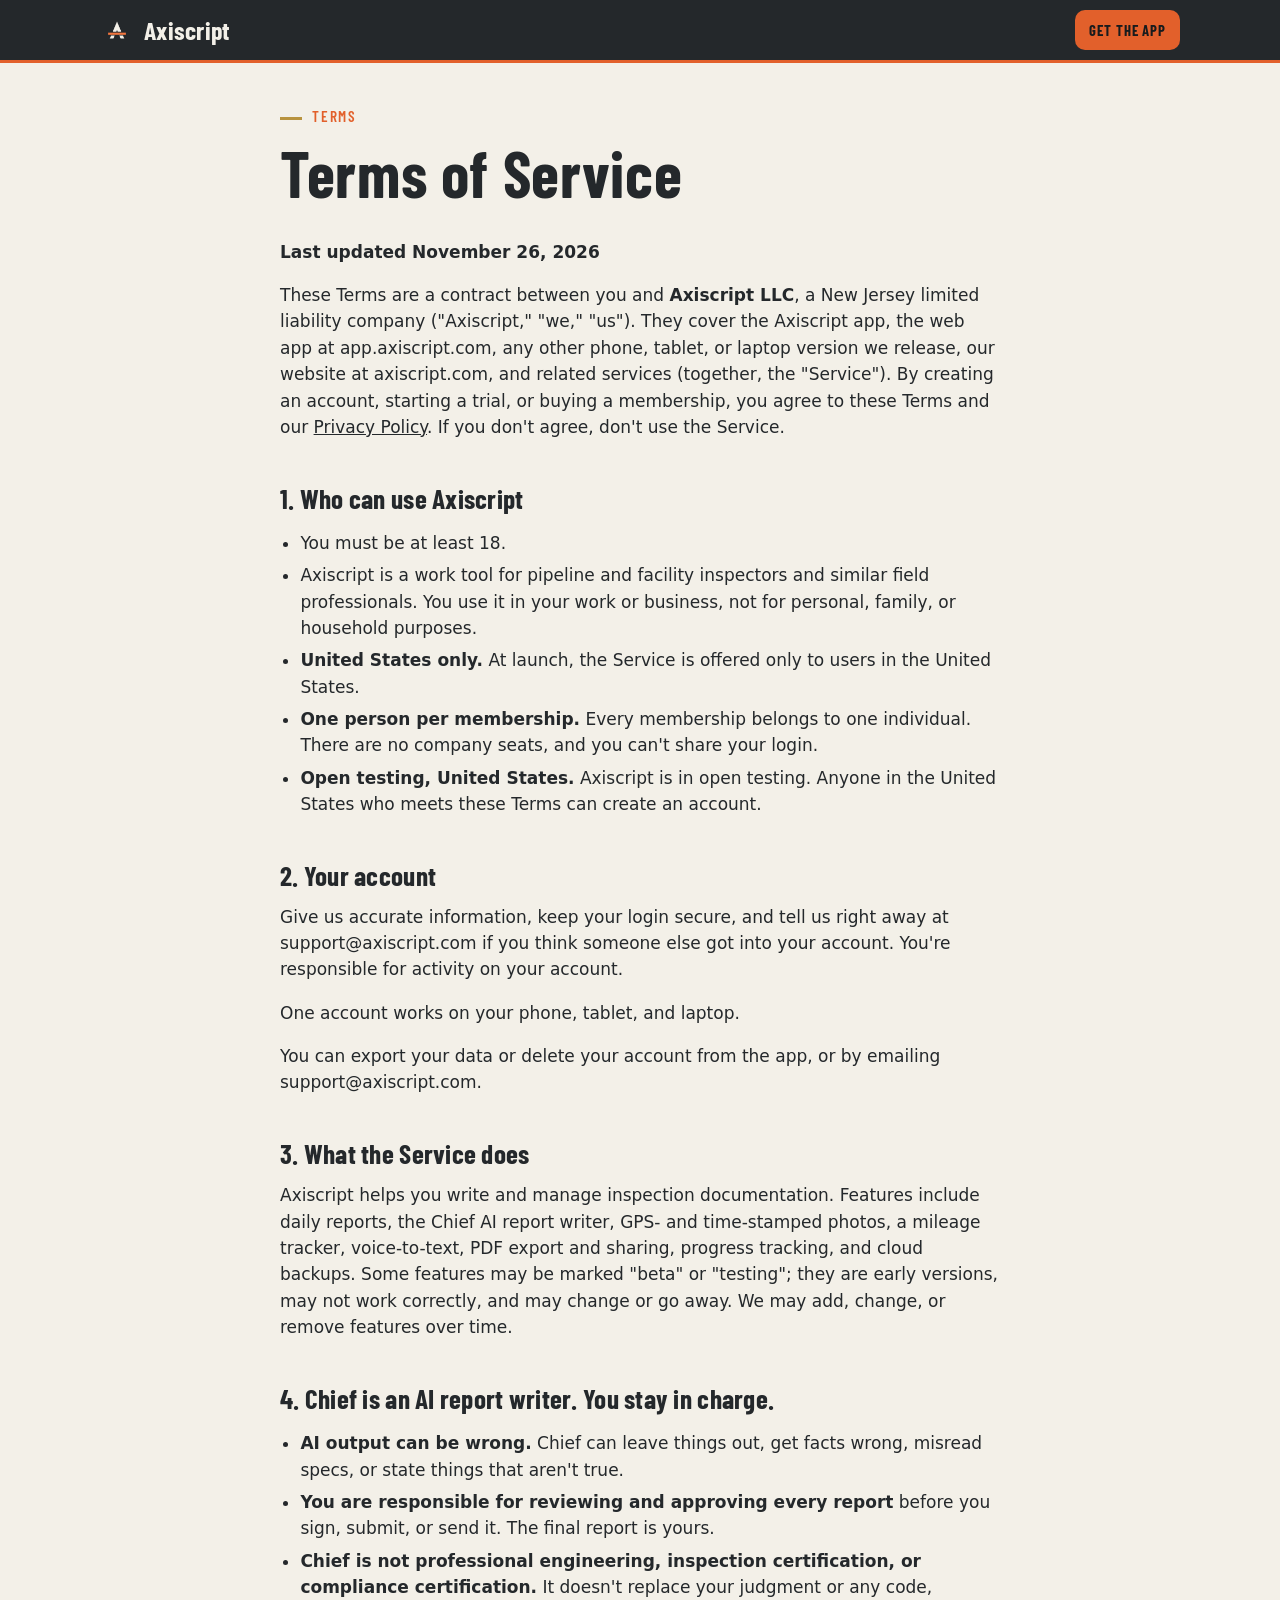
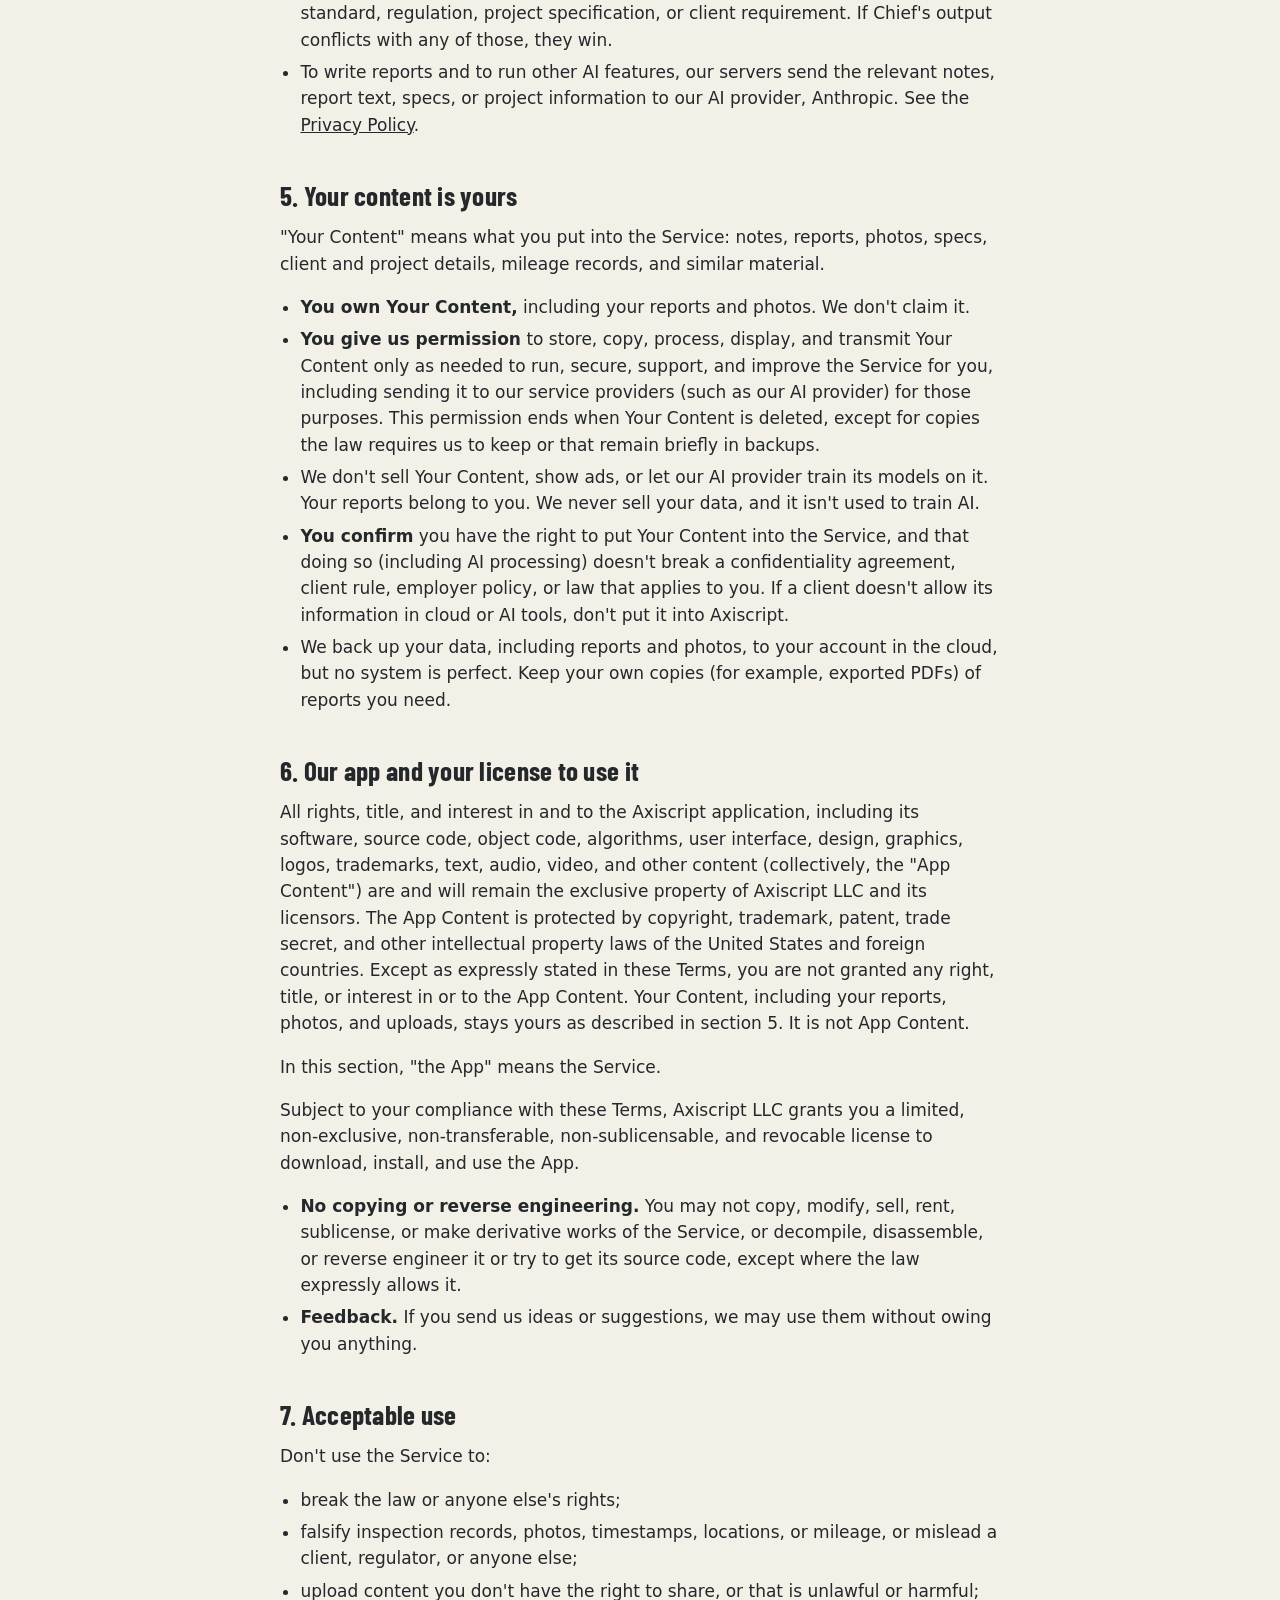
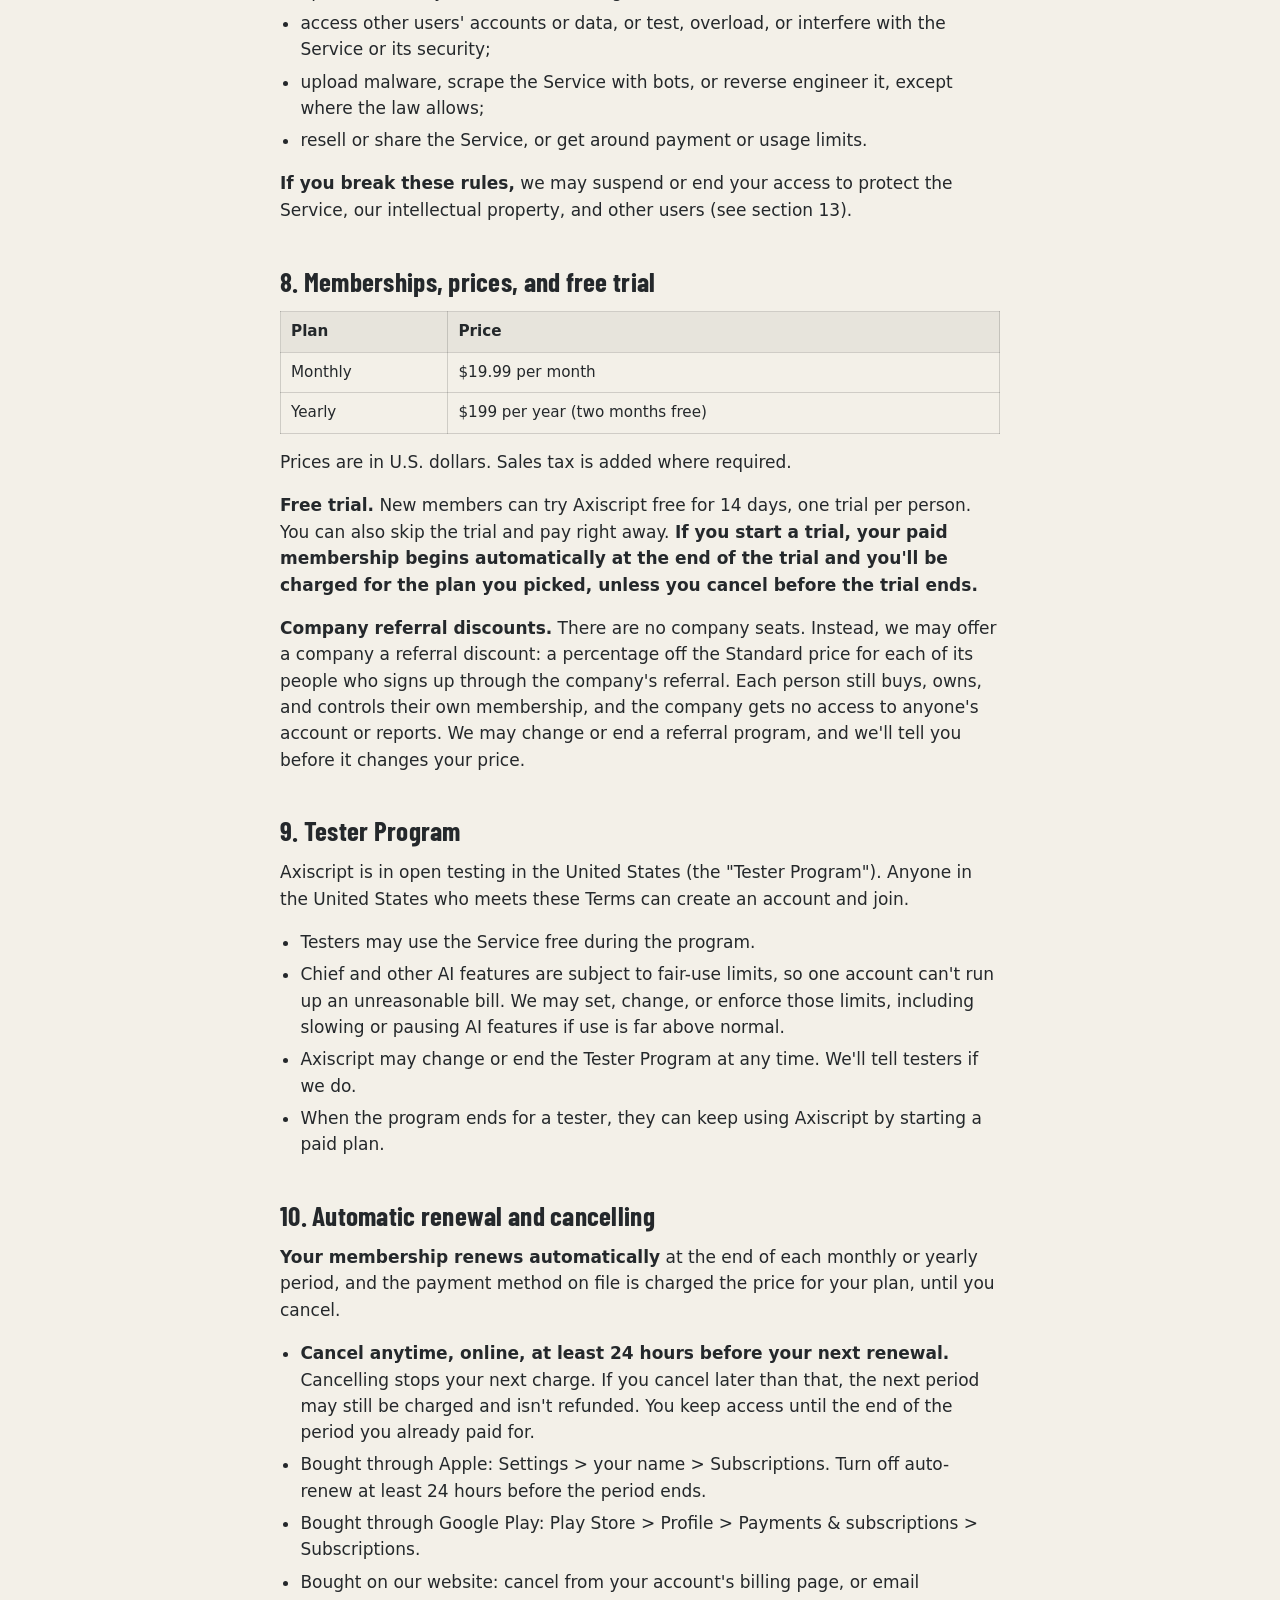
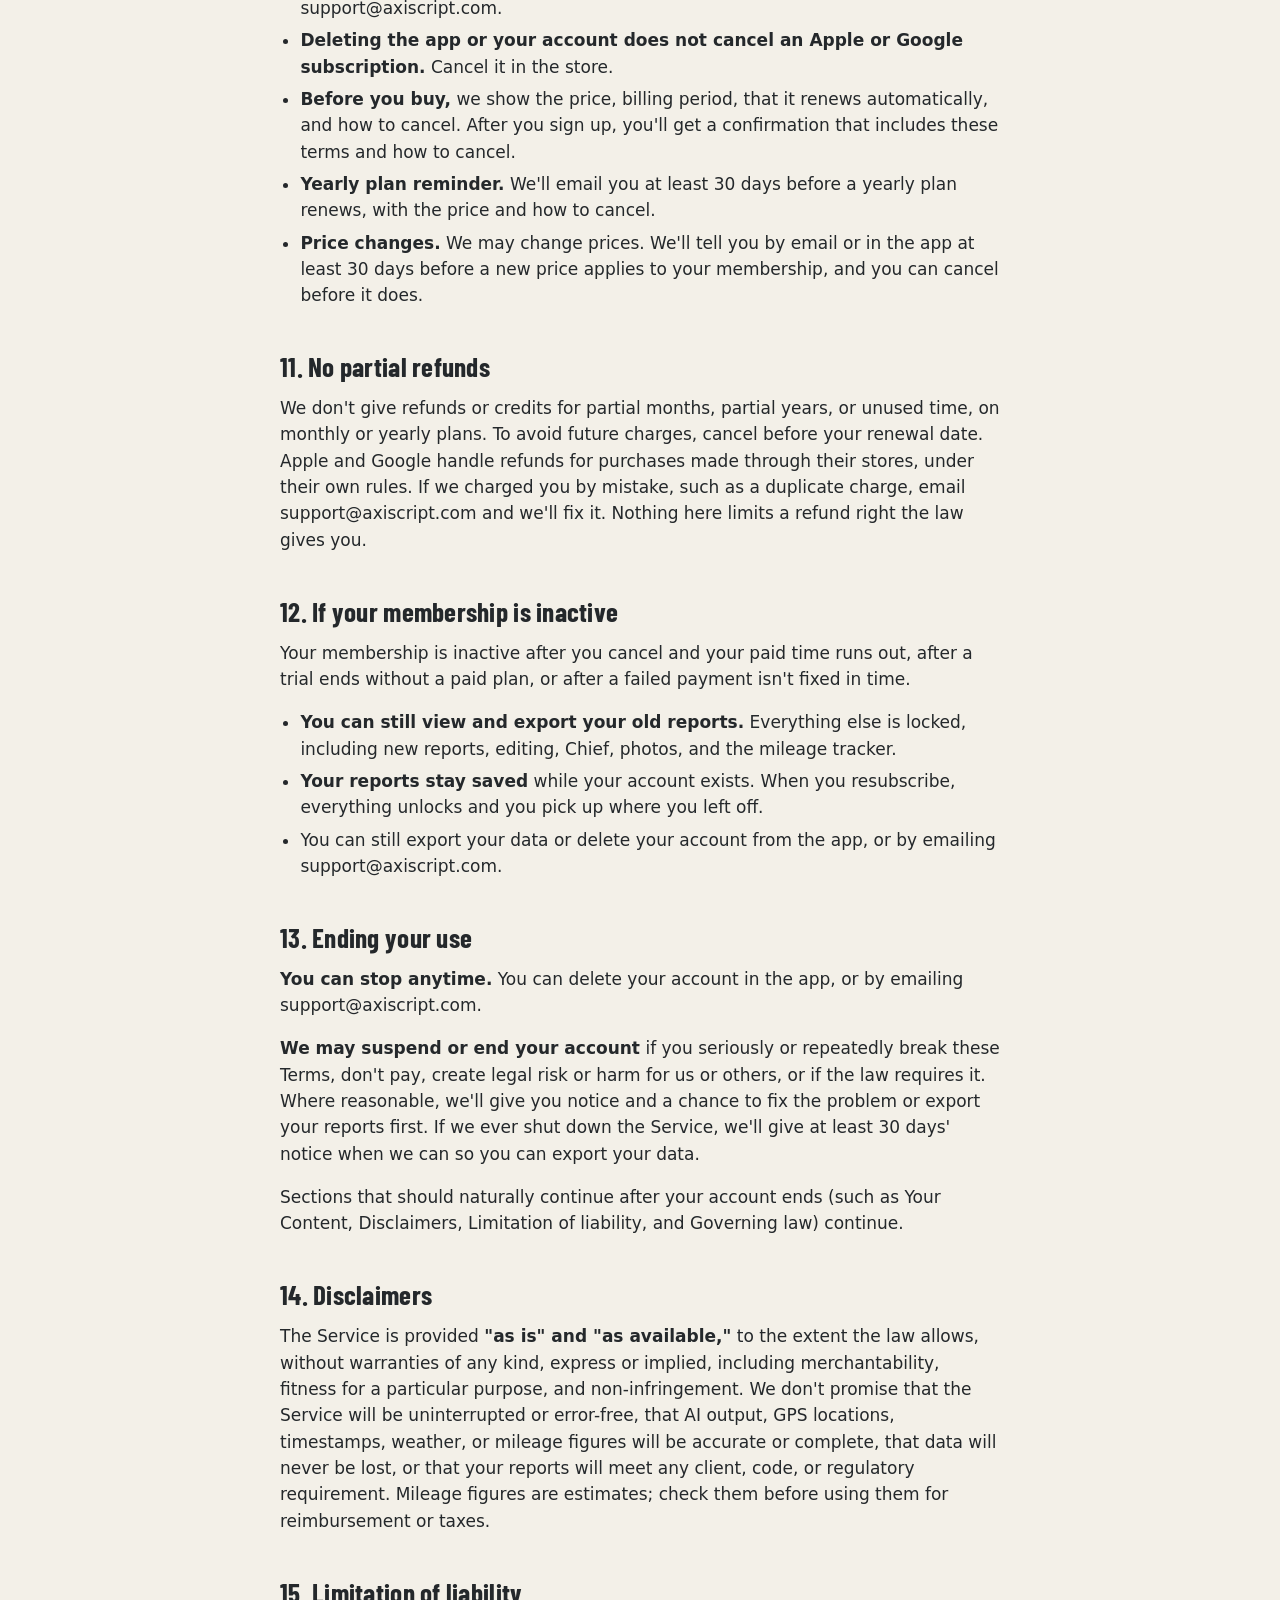
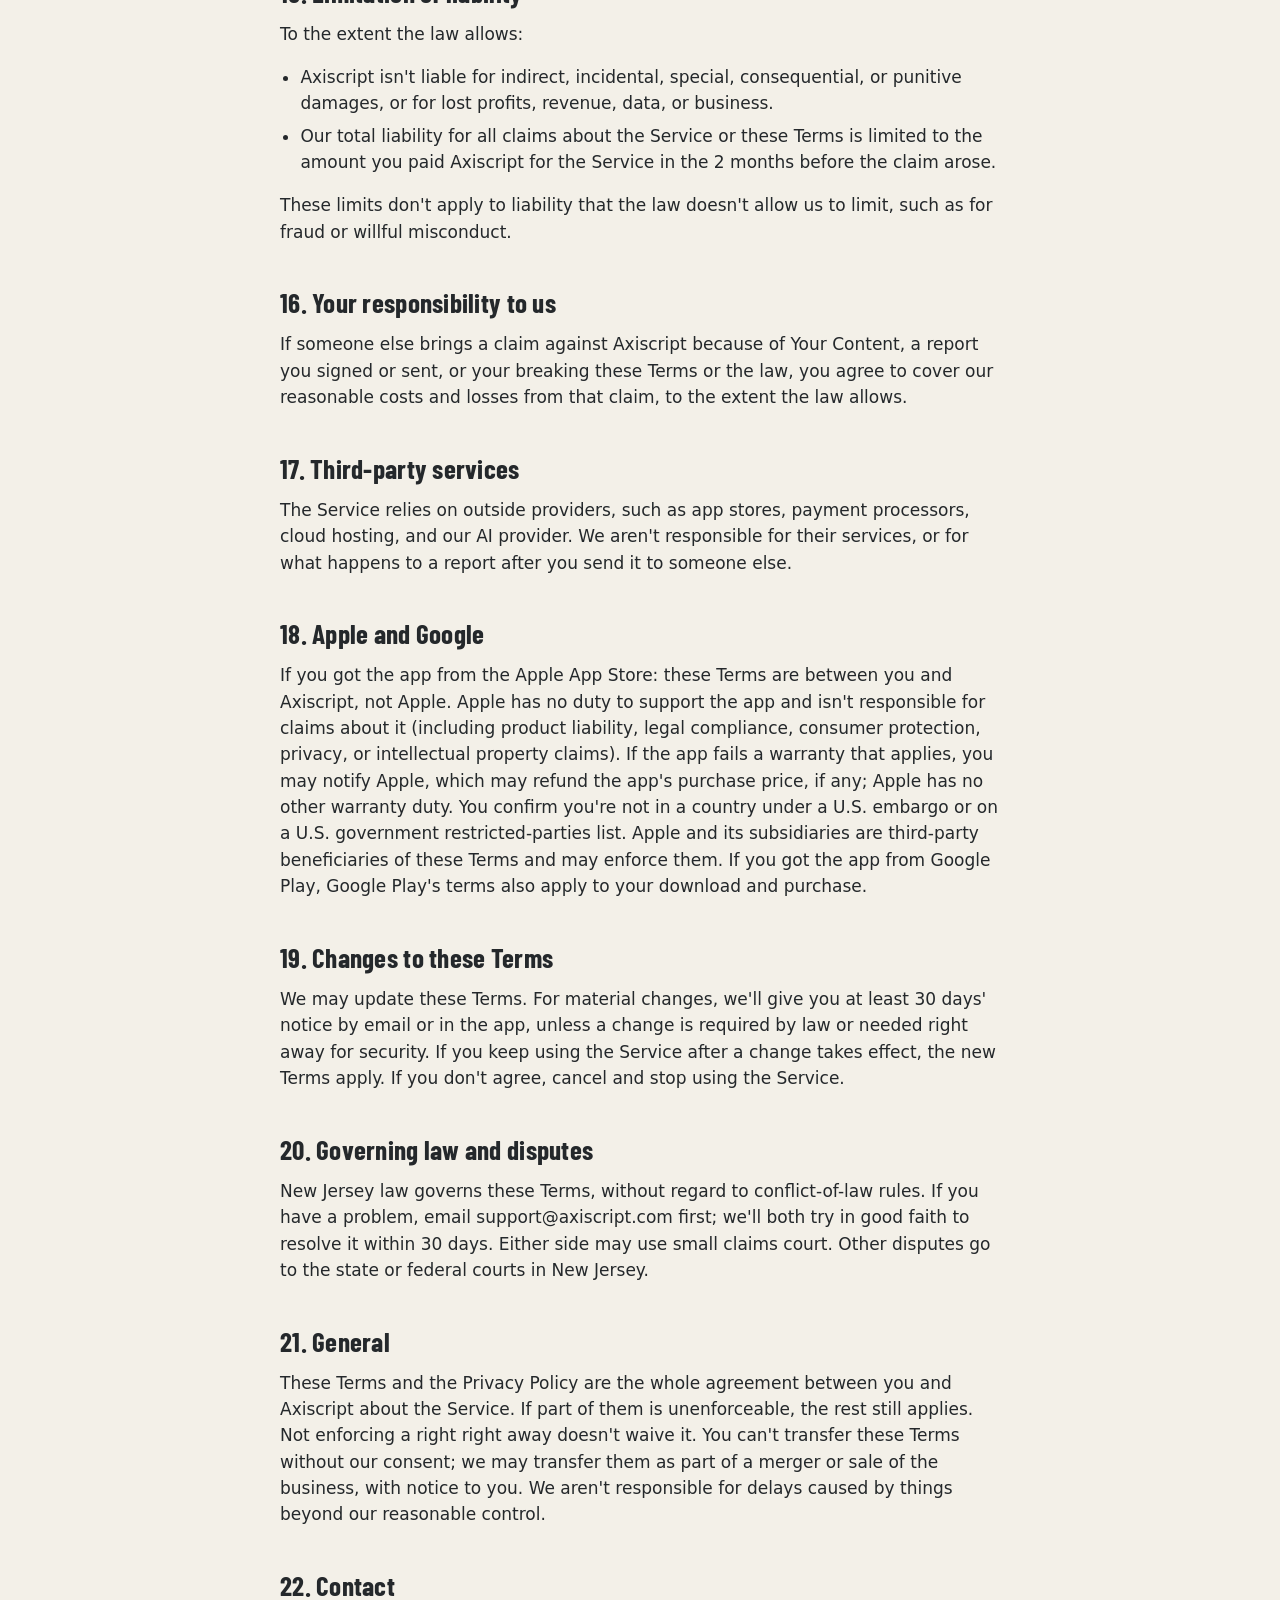
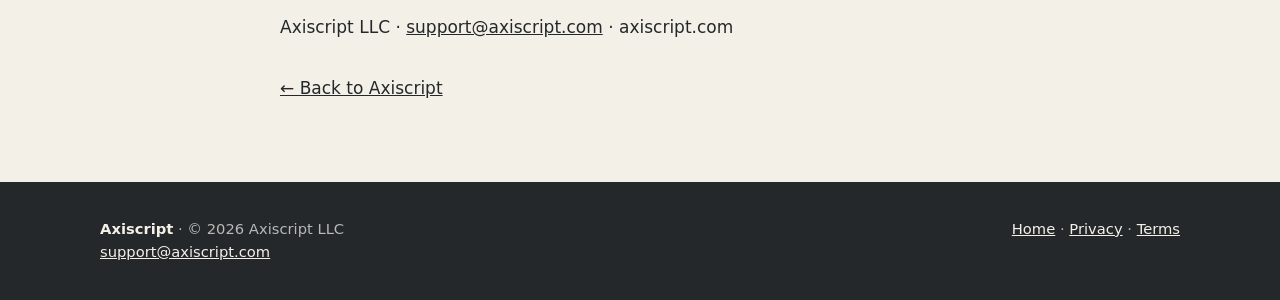
<file: terms.html>
<!doctype html>
<html lang="en">
<head>
<meta charset="utf-8">
<meta name="viewport" content="width=device-width, initial-scale=1">
<title>Terms of Service | Axiscript</title>
<meta name="description" content="The terms for using Axiscript, including memberships, renewals, and cancelling.">
<link rel="canonical" href="https://axiscript.com/terms.html">
<link rel="icon" href="assets/favicon.png">
<link rel="stylesheet" href="assets/style.css">
<!-- Terms of Service: attorney-reviewed Nov 17, 2026. Nov 26, 2026 draft: open testing in the US, Command Center mentions removed. -->
</head>
<body>
<header class="top">
  <div class="wrap">
    <a class="brand" href="index.html"><img src="assets/icon.png" alt="">Axiscript</a>
    <a class="btn small" href="index.html#get">Get the app</a>
  </div>
</header>

<main class="doc">
  <span class="eyebrow">Terms</span>
  <h1>Terms of Service</h1>
<p><strong>Last updated November 26, 2026</strong></p>
<p>These Terms are a contract between you and <strong>Axiscript LLC</strong>, a New Jersey limited liability company ("Axiscript," "we," "us"). They cover the Axiscript app, the web app at app.axiscript.com, any other phone, tablet, or laptop version we release, our website at axiscript.com, and related services (together, the "Service"). By creating an account, starting a trial, or buying a membership, you agree to these Terms and our <a href="privacy.html">Privacy Policy</a>. If you don't agree, don't use the Service.</p>
<h2>1. Who can use Axiscript</h2>
<ul>
<li>You must be at least 18.</li>
<li>Axiscript is a work tool for pipeline and facility inspectors and similar field professionals. You use it in your work or business, not for personal, family, or household purposes.</li>
<li><strong>United States only.</strong> At launch, the Service is offered only to users in the United States.</li>
<li><strong>One person per membership.</strong> Every membership belongs to one individual. There are no company seats, and you can't share your login.</li>
<li><strong>Open testing, United States.</strong> Axiscript is in open testing. Anyone in the United States who meets these Terms can create an account.</li>
</ul>
<h2>2. Your account</h2>
<p>Give us accurate information, keep your login secure, and tell us right away at support@axiscript.com if you think someone else got into your account. You're responsible for activity on your account.</p>
<p>One account works on your phone, tablet, and laptop.</p>
<p>You can export your data or delete your account from the app, or by emailing support@axiscript.com.</p>
<h2>3. What the Service does</h2>
<p>Axiscript helps you write and manage inspection documentation. Features include daily reports, the Chief AI report writer, GPS- and time-stamped photos, a mileage tracker, voice-to-text, PDF export and sharing, progress tracking, and cloud backups. Some features may be marked "beta" or "testing"; they are early versions, may not work correctly, and may change or go away. We may add, change, or remove features over time.</p>
<h2>4. Chief is an AI report writer. You stay in charge.</h2>
<ul>
<li><strong>AI output can be wrong.</strong> Chief can leave things out, get facts wrong, misread specs, or state things that aren't true.</li>
<li><strong>You are responsible for reviewing and approving every report</strong> before you sign, submit, or send it. The final report is yours.</li>
<li><strong>Chief is not professional engineering, inspection certification, or compliance certification.</strong> It doesn't replace your judgment or any code, standard, regulation, project specification, or client requirement. If Chief's output conflicts with any of those, they win.</li>
<li>To write reports and to run other AI features, our servers send the relevant notes, report text, specs, or project information to our AI provider, Anthropic. See the <a href="privacy.html">Privacy Policy</a>.</li>
</ul>
<h2>5. Your content is yours</h2>
<p>"Your Content" means what you put into the Service: notes, reports, photos, specs, client and project details, mileage records, and similar material.</p>
<ul>
<li><strong>You own Your Content,</strong> including your reports and photos. We don't claim it.</li>
<li><strong>You give us permission</strong> to store, copy, process, display, and transmit Your Content only as needed to run, secure, support, and improve the Service for you, including sending it to our service providers (such as our AI provider) for those purposes. This permission ends when Your Content is deleted, except for copies the law requires us to keep or that remain briefly in backups.</li>
<li>We don't sell Your Content, show ads, or let our AI provider train its models on it. Your reports belong to you. We never sell your data, and it isn't used to train AI.</li>
<li><strong>You confirm</strong> you have the right to put Your Content into the Service, and that doing so (including AI processing) doesn't break a confidentiality agreement, client rule, employer policy, or law that applies to you. If a client doesn't allow its information in cloud or AI tools, don't put it into Axiscript.</li>
<li>We back up your data, including reports and photos, to your account in the cloud, but no system is perfect. Keep your own copies (for example, exported PDFs) of reports you need.</li>
</ul>
<h2>6. Our app and your license to use it</h2>
<p>All rights, title, and interest in and to the Axiscript application, including its software, source code, object code, algorithms, user interface, design, graphics, logos, trademarks, text, audio, video, and other content (collectively, the "App Content") are and will remain the exclusive property of Axiscript LLC and its licensors. The App Content is protected by copyright, trademark, patent, trade secret, and other intellectual property laws of the United States and foreign countries. Except as expressly stated in these Terms, you are not granted any right, title, or interest in or to the App Content. Your Content, including your reports, photos, and uploads, stays yours as described in section 5. It is not App Content.</p>
<p>In this section, "the App" means the Service.</p>
<p>Subject to your compliance with these Terms, Axiscript LLC grants you a limited, non-exclusive, non-transferable, non-sublicensable, and revocable license to download, install, and use the App.</p>
<ul>
<li><strong>No copying or reverse engineering.</strong> You may not copy, modify, sell, rent, sublicense, or make derivative works of the Service, or decompile, disassemble, or reverse engineer it or try to get its source code, except where the law expressly allows it.</li>
<li><strong>Feedback.</strong> If you send us ideas or suggestions, we may use them without owing you anything.</li>
</ul>
<h2>7. Acceptable use</h2>
<p>Don't use the Service to:</p>
<ul>
<li>break the law or anyone else's rights;</li>
<li>falsify inspection records, photos, timestamps, locations, or mileage, or mislead a client, regulator, or anyone else;</li>
<li>upload content you don't have the right to share, or that is unlawful or harmful;</li>
<li>access other users' accounts or data, or test, overload, or interfere with the Service or its security;</li>
<li>upload malware, scrape the Service with bots, or reverse engineer it, except where the law allows;</li>
<li>resell or share the Service, or get around payment or usage limits.</li>
</ul>
<p><strong>If you break these rules,</strong> we may suspend or end your access to protect the Service, our intellectual property, and other users (see section 13).</p>
<h2>8. Memberships, prices, and free trial</h2>
<table>
<thead>
<tr>
<th>Plan</th>
<th>Price</th>
</tr>
</thead>
<tbody>
<tr>
<td>Monthly</td>
<td>$19.99 per month</td>
</tr>
<tr>
<td>Yearly</td>
<td>$199 per year (two months free)</td>
</tr>
</tbody>
</table>
<p>Prices are in U.S. dollars. Sales tax is added where required.</p>
<p><strong>Free trial.</strong> New members can try Axiscript free for 14 days, one trial per person. You can also skip the trial and pay right away. <strong>If you start a trial, your paid membership begins automatically at the end of the trial and you'll be charged for the plan you picked, unless you cancel before the trial ends.</strong></p>
<p><strong>Company referral discounts.</strong> There are no company seats. Instead, we may offer a company a referral discount: a percentage off the Standard price for each of its people who signs up through the company's referral. Each person still buys, owns, and controls their own membership, and the company gets no access to anyone's account or reports. We may change or end a referral program, and we'll tell you before it changes your price.</p>
<h2>9. Tester Program</h2>
<p>Axiscript is in open testing in the United States (the "Tester Program"). Anyone in the United States who meets these Terms can create an account and join.</p>
<ul>
<li>Testers may use the Service free during the program.</li>
<li>Chief and other AI features are subject to fair-use limits, so one account can't run up an unreasonable bill. We may set, change, or enforce those limits, including slowing or pausing AI features if use is far above normal.</li>
<li>Axiscript may change or end the Tester Program at any time. We'll tell testers if we do.</li>
<li>When the program ends for a tester, they can keep using Axiscript by starting a paid plan.</li>
</ul>
<h2>10. Automatic renewal and cancelling</h2>
<p><strong>Your membership renews automatically</strong> at the end of each monthly or yearly period, and the payment method on file is charged the price for your plan, until you cancel.</p>
<ul>
<li><strong>Cancel anytime, online, at least 24 hours before your next renewal.</strong> Cancelling stops your next charge. If you cancel later than that, the next period may still be charged and isn't refunded. You keep access until the end of the period you already paid for.</li>
<li>Bought through Apple: Settings &gt; your name &gt; Subscriptions. Turn off auto-renew at least 24 hours before the period ends.</li>
<li>Bought through Google Play: Play Store &gt; Profile &gt; Payments &amp; subscriptions &gt; Subscriptions.</li>
<li>Bought on our website: cancel from your account's billing page, or email support@axiscript.com.</li>
<li><strong>Deleting the app or your account does not cancel an Apple or Google subscription.</strong> Cancel it in the store.</li>
<li><strong>Before you buy,</strong> we show the price, billing period, that it renews automatically, and how to cancel. After you sign up, you'll get a confirmation that includes these terms and how to cancel.</li>
<li><strong>Yearly plan reminder.</strong> We'll email you at least 30 days before a yearly plan renews, with the price and how to cancel.</li>
<li><strong>Price changes.</strong> We may change prices. We'll tell you by email or in the app at least 30 days before a new price applies to your membership, and you can cancel before it does.</li>
</ul>
<h2>11. No partial refunds</h2>
<p>We don't give refunds or credits for partial months, partial years, or unused time, on monthly or yearly plans. To avoid future charges, cancel before your renewal date. Apple and Google handle refunds for purchases made through their stores, under their own rules. If we charged you by mistake, such as a duplicate charge, email support@axiscript.com and we'll fix it. Nothing here limits a refund right the law gives you.</p>
<h2>12. If your membership is inactive</h2>
<p>Your membership is inactive after you cancel and your paid time runs out, after a trial ends without a paid plan, or after a failed payment isn't fixed in time.</p>
<ul>
<li><strong>You can still view and export your old reports.</strong> Everything else is locked, including new reports, editing, Chief, photos, and the mileage tracker.</li>
<li><strong>Your reports stay saved</strong> while your account exists. When you resubscribe, everything unlocks and you pick up where you left off.</li>
<li>You can still export your data or delete your account from the app, or by emailing support@axiscript.com.</li>
</ul>
<h2>13. Ending your use</h2>
<p><strong>You can stop anytime.</strong> You can delete your account in the app, or by emailing support@axiscript.com.</p>
<p><strong>We may suspend or end your account</strong> if you seriously or repeatedly break these Terms, don't pay, create legal risk or harm for us or others, or if the law requires it. Where reasonable, we'll give you notice and a chance to fix the problem or export your reports first. If we ever shut down the Service, we'll give at least 30 days' notice when we can so you can export your data.</p>
<p>Sections that should naturally continue after your account ends (such as Your Content, Disclaimers, Limitation of liability, and Governing law) continue.</p>
<h2>14. Disclaimers</h2>
<p>The Service is provided <strong>"as is" and "as available,"</strong> to the extent the law allows, without warranties of any kind, express or implied, including merchantability, fitness for a particular purpose, and non-infringement. We don't promise that the Service will be uninterrupted or error-free, that AI output, GPS locations, timestamps, weather, or mileage figures will be accurate or complete, that data will never be lost, or that your reports will meet any client, code, or regulatory requirement. Mileage figures are estimates; check them before using them for reimbursement or taxes.</p>
<h2>15. Limitation of liability</h2>
<p>To the extent the law allows:</p>
<ul>
<li>Axiscript isn't liable for indirect, incidental, special, consequential, or punitive damages, or for lost profits, revenue, data, or business.</li>
<li>Our total liability for all claims about the Service or these Terms is limited to the amount you paid Axiscript for the Service in the 2 months before the claim arose.</li>
</ul>
<p>These limits don't apply to liability that the law doesn't allow us to limit, such as for fraud or willful misconduct.</p>
<h2>16. Your responsibility to us</h2>
<p>If someone else brings a claim against Axiscript because of Your Content, a report you signed or sent, or your breaking these Terms or the law, you agree to cover our reasonable costs and losses from that claim, to the extent the law allows.</p>
<h2>17. Third-party services</h2>
<p>The Service relies on outside providers, such as app stores, payment processors, cloud hosting, and our AI provider. We aren't responsible for their services, or for what happens to a report after you send it to someone else.</p>
<h2>18. Apple and Google</h2>
<p>If you got the app from the Apple App Store: these Terms are between you and Axiscript, not Apple. Apple has no duty to support the app and isn't responsible for claims about it (including product liability, legal compliance, consumer protection, privacy, or intellectual property claims). If the app fails a warranty that applies, you may notify Apple, which may refund the app's purchase price, if any; Apple has no other warranty duty. You confirm you're not in a country under a U.S. embargo or on a U.S. government restricted-parties list. Apple and its subsidiaries are third-party beneficiaries of these Terms and may enforce them. If you got the app from Google Play, Google Play's terms also apply to your download and purchase.</p>
<h2>19. Changes to these Terms</h2>
<p>We may update these Terms. For material changes, we'll give you at least 30 days' notice by email or in the app, unless a change is required by law or needed right away for security. If you keep using the Service after a change takes effect, the new Terms apply. If you don't agree, cancel and stop using the Service.</p>
<h2>20. Governing law and disputes</h2>
<p>New Jersey law governs these Terms, without regard to conflict-of-law rules. If you have a problem, email support@axiscript.com first; we'll both try in good faith to resolve it within 30 days. Either side may use small claims court. Other disputes go to the state or federal courts in New Jersey.</p>
<h2>21. General</h2>
<p>These Terms and the Privacy Policy are the whole agreement between you and Axiscript about the Service. If part of them is unenforceable, the rest still applies. Not enforcing a right right away doesn't waive it. You can't transfer these Terms without our consent; we may transfer them as part of a merger or sale of the business, with notice to you. We aren't responsible for delays caused by things beyond our reasonable control.</p>
<h2>22. Contact</h2>
<p>Axiscript LLC · <a href="mailto:support@axiscript.com">support@axiscript.com</a> · axiscript.com</p>
  <p style="margin-top:2em"><a href="index.html">&larr; Back to Axiscript</a></p>
</main>

<footer>
  <div class="wrap">
    <div><strong style="color:#F3F0E8">Axiscript</strong> &middot; &copy; 2026 Axiscript LLC<br><a href="mailto:support@axiscript.com">support@axiscript.com</a></div>
    <div><a href="index.html">Home</a> &middot; <a href="privacy.html">Privacy</a> &middot; <a href="terms.html">Terms</a></div>
  </div>
</footer>
</body>
</html>
</file>
<file: assets/style.css>
@font-face{font-family:"Barlow Condensed";src:url(fonts/BarlowCondensed-SemiBold.ttf) format("truetype");font-weight:600;font-display:swap}
@font-face{font-family:"Barlow Condensed";src:url(fonts/BarlowCondensed-Bold.ttf) format("truetype");font-weight:700;font-display:swap}
:root{--bg:#F3F0E8;--panel:#FFFFFF;--panel2:#ECE8DF;--line:#D5D0C4;--text:#24282B;--dim:#4C5256;--faint:#8C918D;
--accent:#E2602B;--accent-ink:#181B1D;--good:#17352B;--brass:#B8933F;--iron:#24282B;--bone:#F3F0E8;--radius:10px}
@media (prefers-color-scheme:dark){:root{--bg:#181B1D;--panel:#24282B;--panel2:#2E3337;--line:#3B4145;--text:#F3F0E8;--dim:#B7BAB5;
--accent:#F2763F;--good:#5FA98A;--brass:#C9A65A}}
*{box-sizing:border-box}
html{-webkit-text-size-adjust:100%;scroll-behavior:smooth}
body{margin:0;background:var(--bg);color:var(--text);font:17px/1.55 system-ui,-apple-system,"Segoe UI",Roboto,Arial,sans-serif}
h1,h2,h3,.brand,.btn,.eyebrow,.price{font-family:"Barlow Condensed","Arial Narrow",sans-serif;letter-spacing:.01em}
h1,h2,h3{line-height:1.08;margin:0 0 .5em}
h1{font-size:clamp(2.4rem,7vw,4rem);font-weight:700}
h2{font-size:clamp(1.9rem,5vw,2.6rem);font-weight:700}
h3{font-size:1.4rem;font-weight:600}
p{margin:0 0 1em}
a{color:inherit}
.wrap{max-width:1120px;margin:0 auto;padding:0 20px}
.eyebrow{display:inline-block;text-transform:uppercase;font-weight:600;font-size:.95rem;letter-spacing:.12em;color:var(--accent);margin-bottom:.6em}
.eyebrow::before{content:"";display:inline-block;width:22px;height:3px;background:var(--brass);vertical-align:middle;margin-right:10px}
/* header */
.top{position:sticky;top:0;z-index:10;background:var(--iron);color:#F3F0E8;border-bottom:3px solid var(--accent)}
.top .wrap{display:flex;align-items:center;justify-content:space-between;height:60px}
.brand{display:flex;align-items:center;gap:10px;font-size:1.6rem;font-weight:700;text-decoration:none;color:#F3F0E8}
.brand img{width:34px;height:34px;border-radius:7px}
.btn{display:inline-block;background:var(--accent);color:#181B1D;font-weight:700;font-size:1.2rem;text-decoration:none;text-transform:uppercase;letter-spacing:.06em;
padding:14px 24px;border-radius:var(--radius);border:0;cursor:pointer;min-height:52px;text-align:center}
.btn:hover{filter:brightness(1.07)}
.btn.small{font-size:.92rem;padding:9px 14px;min-height:0}
.btn.ghost{background:transparent;color:var(--text);box-shadow:inset 0 0 0 2px var(--line)}
/* hero */
.hero{padding:56px 0 64px}
.hero .wrap{display:grid;grid-template-columns:1fr 1.05fr;gap:40px;align-items:center}
.hero .lead{font-family:"Barlow Condensed",sans-serif;font-weight:700;font-size:clamp(1.8rem,5vw,2.4rem);color:var(--accent);margin:-.2em 0 .5em;line-height:1.1}
.hero p.body{font-size:1.15rem;color:var(--dim);max-width:34em}
.cta{display:flex;gap:12px;flex-wrap:wrap;margin-top:24px}
.soon{margin-top:16px;font-size:.95rem;color:var(--faint)}
.device-note{display:flex;flex-wrap:wrap;align-items:center;gap:8px 12px;margin:0;color:var(--dim);font-size:.98rem;max-width:40em}
.soon:has(+ .device-note){margin-bottom:10px}
.intro:has(+ .device-note){margin-bottom:12px}
.device-note + .intro{margin-top:16px}
.tablet-badge{display:inline-flex;align-items:center;gap:6px;flex:none;background:var(--brass);color:#181B1D;font-family:"Barlow Condensed","Arial Narrow",sans-serif;font-weight:700;font-size:.92rem;letter-spacing:.06em;text-transform:uppercase;line-height:1;padding:5px 10px 4px;border-radius:6px}
.tablet-badge svg{width:18px;height:18px;display:block}
.app-links{display:flex;flex-wrap:wrap;align-items:center;gap:8px 22px;margin:12px 0 0;font-weight:600}
.app-links a{color:var(--accent);text-decoration:underline;text-underline-offset:3px}
.app-links a:hover{filter:brightness(1.07)}
/* report mock */
.mock{background:var(--panel);border:1px solid var(--line);border-radius:14px;padding:18px;box-shadow:0 10px 30px rgba(0,0,0,.08);position:relative}
.mock .head{display:flex;align-items:center;gap:12px;border-bottom:1px solid var(--line);padding-bottom:12px;margin-bottom:12px}
.chief{border-radius:50%;box-shadow:0 0 0 3px var(--brass);display:block}
.mock .head b{font-family:"Barlow Condensed",sans-serif;font-size:1.25rem;display:block;line-height:1.1}
.mock .head span{font-size:.85rem;color:var(--faint)}
.mock .label{font-size:.75rem;text-transform:uppercase;letter-spacing:.1em;color:var(--faint);margin:10px 0 6px}
.chips{display:flex;flex-wrap:wrap;gap:6px}
.chip{font-size:.85rem;border:1.5px solid var(--line);border-radius:999px;padding:5px 11px;background:var(--panel2)}
.chip.on{border-color:var(--accent);background:transparent;color:var(--text);box-shadow:inset 0 0 0 1px var(--accent)}
.lines{list-style:none;margin:0;padding:0;font-size:.92rem}
.lines li{padding:7px 0;border-bottom:1px dashed var(--line)}
.lines li:last-child{border:0}
.check{display:flex;justify-content:space-between;align-items:center;gap:8px;font-size:.88rem;padding:7px 10px;background:var(--panel2);border-radius:8px;margin-top:6px}
.tag{font-size:.75rem;font-weight:700;padding:2px 8px;border-radius:5px;white-space:nowrap}
.tag.ok{background:var(--good);color:#F3F0E8}
.tag.todo{background:var(--accent);color:#181B1D}
@media (prefers-color-scheme:dark){.tag.ok{color:#181B1D}}
.mock-note{font-size:.8rem;color:var(--faint);margin-top:10px;text-align:center}

.review{margin:14px 0 0;padding:12px 14px;border-left:4px solid var(--brass);background:var(--panel2);border-radius:6px;color:var(--text);font-size:1.02rem;max-width:36em;font-weight:500}
.mock-demo{padding:22px;font-size:1.02rem}
.mock-demo .head b{font-size:1.35rem}
.mock-demo .notes-in{background:var(--panel2);border:1px dashed var(--line);border-radius:8px;padding:12px 14px;font-size:.98rem;line-height:1.45;color:var(--dim);font-style:italic}
.mock-demo .lines{font-size:1rem}
.mock-demo .lines li{padding:8px 0}
.mock-demo .mock-note{text-align:left;margin-top:12px;padding-top:10px;border-top:1px solid var(--line)}
.mock-demo .draft-out{margin:0}
.mock-demo .draft-block{padding:8px 0;border-bottom:1px dashed var(--line)}
.mock-demo .draft-block:last-child{border:0;padding-bottom:0}
.mock-demo .draft-h{font-family:"Barlow Condensed",sans-serif;font-weight:600;font-size:.8rem;letter-spacing:.1em;text-transform:uppercase;color:var(--faint);margin-bottom:2px}
.mock-demo .draft-block p{margin:0;font-size:1rem;line-height:1.45}

.chief-lg{width:168px;height:168px}
.chief-ex{margin-top:16px;background:var(--panel);border:1px solid var(--line);border-radius:var(--radius);padding:14px 16px}
.chief-ex .label{font-size:.75rem;text-transform:uppercase;letter-spacing:.1em;color:var(--faint);margin:0 0 8px}
.chief-ex-in,.chief-ex-out{margin:0 0 10px;font-size:.98rem;color:var(--dim);line-height:1.45;font-style:italic;background:var(--panel2);border:1px dashed var(--line);border-radius:8px;padding:12px 14px}
.chief-ex-out{margin-bottom:0;color:var(--text);font-style:normal;background:transparent;border:0;padding:0}
.chief-ex-in span,.chief-ex-out span{font-weight:700;font-style:normal;color:var(--text);margin-right:6px}
.chief-ex .label{margin-top:12px}
.chief-ex .label:first-child{margin-top:0}
.chief-ex .draft-block{padding:8px 0;border-bottom:1px dashed var(--line)}
.chief-ex .draft-block:last-child{border:0;padding-bottom:0}
.chief-ex .draft-h{font-family:"Barlow Condensed",sans-serif;font-weight:600;font-size:.8rem;letter-spacing:.1em;text-transform:uppercase;color:var(--faint);margin-bottom:2px}
.chief-ex .draft-block p{margin:0;font-size:1rem;line-height:1.45;color:var(--text)}
.plan .terms{list-style:none;padding:0;margin:8px 0 0}
.plan .terms li{margin:6px 0;padding-left:14px;position:relative}
.plan .terms li::before{content:"";position:absolute;left:0;top:9px;width:6px;height:6px;border-radius:50%;background:var(--brass)}
.top .btn.small{max-width:58vw;white-space:nowrap;overflow:hidden;text-overflow:ellipsis}
/* sections */
section.band{padding:64px 0;border-top:1px solid var(--line)}
section.alt{background:var(--panel2)}
.intro{max-width:44em;color:var(--dim);font-size:1.08rem}
.grid{display:grid;grid-template-columns:repeat(3,1fr);gap:16px;margin-top:28px}
.card{background:var(--panel);border:1px solid var(--line);border-radius:var(--radius);padding:22px;border-top:4px solid var(--accent)}
.card p{color:var(--dim);margin:0;font-size:1rem}
.split{display:grid;grid-template-columns:1fr 1fr;gap:40px;align-items:center}
ul.ticks{list-style:none;padding:0;margin:0}
ul.ticks li{padding:9px 0 9px 30px;position:relative;border-bottom:1px solid var(--line)}
ul.ticks li::before{content:"";position:absolute;left:4px;top:17px;width:12px;height:3px;background:var(--accent)}
.sectors{display:flex;flex-wrap:wrap;gap:8px;margin:14px 0 4px}
.sectors span{font-family:"Barlow Condensed",sans-serif;font-weight:600;font-size:1.1rem;padding:6px 14px;border:2px solid var(--text);border-radius:6px}
.chief-row{display:flex;gap:28px;align-items:flex-start}
.chief-row img{flex:none}
.launch{display:grid;grid-template-columns:repeat(auto-fit,minmax(200px,1fr));gap:12px;margin-top:24px}
.launch div{background:var(--panel);border:1px dashed var(--line);border-radius:var(--radius);padding:16px}
.launch b{display:block;font-family:"Barlow Condensed",sans-serif;font-size:1.25rem}
.launch small{color:var(--faint);text-transform:uppercase;letter-spacing:.1em;font-size:.72rem}
.launch p{margin:.3em 0 0;color:var(--dim);font-size:.95rem}
/* pricing */
.prices{display:grid;grid-template-columns:1.3fr 1fr 1fr;gap:16px;margin-top:28px;align-items:stretch}
.plan{background:var(--panel);border:1px solid var(--line);border-radius:14px;padding:26px;display:flex;flex-direction:column}
.plan .badge{position:absolute;top:-14px;left:22px;background:var(--accent);color:#181B1D;font-family:"Barlow Condensed",sans-serif;font-weight:700;text-transform:uppercase;letter-spacing:.08em;padding:4px 12px;border-radius:6px;font-size:.95rem}
.price{font-size:3rem;font-weight:700;line-height:1}
.price small{font-size:1.2rem;font-weight:600;color:var(--dim)}
.plan ul{padding-left:1.1em;margin:14px 0;color:var(--dim)}
.plan li{margin:4px 0}
.fine{font-size:.92rem;background:var(--panel2);border-left:4px solid var(--brass);padding:10px 12px;border-radius:6px;margin-top:auto}
/* form */
form{background:var(--panel);border:1px solid var(--line);border-radius:14px;padding:26px;display:grid;gap:16px}
label{font-weight:600;font-size:.98rem;display:block;margin-bottom:6px}
input,select{width:100%;font:inherit;padding:13px 14px;border:1.5px solid var(--line);border-radius:var(--radius);background:var(--bg);color:var(--text);min-height:52px}
input:focus,select:focus{outline:3px solid var(--accent);outline-offset:1px}
fieldset{border:0;padding:0;margin:0}
legend{font-weight:600;font-size:.98rem;margin-bottom:6px;padding:0}
.optional{font-weight:500;color:var(--faint)}
.radios{display:grid;grid-template-columns:1fr 1fr;gap:8px}
.radios.device-choices{grid-template-columns:repeat(3,1fr)}
.radios label{display:flex;align-items:center;gap:10px;font-weight:500;border:1.5px solid var(--line);border-radius:var(--radius);padding:12px;margin:0;cursor:pointer;min-height:52px}
.radios label:has(input:checked){border-color:var(--accent);box-shadow:inset 0 0 0 1px var(--accent)}
.radios input{width:20px;height:20px;min-height:0;accent-color:var(--accent);margin:0}
.form-note{font-size:.88rem;color:var(--faint);margin:0}
form{position:relative}
.waitlist-fields{display:grid;gap:16px}
.waitlist-fields[hidden],.form-success[hidden]{display:none}
section[id]{scroll-margin-top:72px}
form .btn{width:100%}
form button.btn:disabled{opacity:.65;cursor:progress}
.waitlist-status{margin:0;font-size:.95rem}
.waitlist-status:empty{display:none}
.waitlist-status:not(:empty){background:var(--panel2);border-left:4px solid var(--accent);padding:10px 12px;border-radius:6px}
.form-success{background:var(--panel2);border-left:4px solid var(--good);border-radius:8px;padding:14px 16px}
.form-success h3{font-size:1.8rem;margin:0 0 .25em}
.form-success p{margin:0;color:var(--dim)}
.hp{position:absolute;width:1px;height:1px;padding:0;margin:-1px;overflow:hidden;clip:rect(0,0,0,0);white-space:nowrap;border:0}
/* partner */
.partner-note{margin-top:18px;color:var(--dim);font-size:1.02rem;max-width:44em}
/* footer */
footer{background:var(--iron);color:#B7BAB5;padding:36px 0;font-size:.92rem}
footer .wrap{display:flex;justify-content:space-between;gap:20px;flex-wrap:wrap}
footer a{color:#F3F0E8}
.ph{background:rgba(226,96,43,.18);border:1px dashed var(--accent);padding:0 5px;border-radius:4px}
/* privacy */
.doc{max-width:760px;padding:40px 20px 64px;margin:0 auto}
.doc h2{font-size:1.7rem;margin-top:1.6em}
.doc ul{padding-left:1.2em}
.doc li{margin:.35em 0}
.draft{background:var(--accent);color:#181B1D;font-weight:700;text-align:center;padding:12px 16px;font-family:"Barlow Condensed",sans-serif;font-size:1.25rem;letter-spacing:.05em;text-transform:uppercase}
/* responsive */
section[id]{scroll-margin-top:72px}
.chief-features{grid-template-columns:1fr 1fr}
@media (max-width:900px){
 .hero .wrap,.split{grid-template-columns:1fr;gap:32px}
 .grid{grid-template-columns:1fr 1fr}
 .chief-row{flex-direction:column;align-items:flex-start;gap:20px}
 .prices{grid-template-columns:1fr}
}
@media (max-width:600px){
 body{font-size:16px}
 .hero{padding:36px 0 44px}
 section.band{padding:48px 0}
 .grid{grid-template-columns:1fr}
 .chief-row{flex-direction:column;align-items:flex-start;gap:18px}
 .cta .btn{width:100%}
 .top .btn.small{padding:8px 10px;font-size:.78rem;letter-spacing:.04em}
 .radios{grid-template-columns:1fr}
}

/* sector / pipe demo */
.work-demo{padding:56px 0}
.work-demo .intro{margin-bottom:1.1em}
.demo{margin:0 0 22px}
.demo-controls{display:grid;grid-template-columns:1fr 1fr;gap:16px 28px;margin-bottom:16px}
.toggle-label{font-family:"Barlow Condensed",sans-serif;font-weight:600;font-size:1.05rem;letter-spacing:.04em;text-transform:uppercase;color:var(--dim);margin:0 0 8px}
.toggles{display:flex;flex-wrap:wrap;gap:8px}
.toggles button{font-family:"Barlow Condensed","Arial Narrow",sans-serif;font-weight:600;font-size:1.1rem;letter-spacing:.02em;padding:8px 16px;min-height:44px;border:2px solid var(--line);border-radius:6px;background:var(--panel);color:var(--text);cursor:pointer}
.toggles button:hover{border-color:var(--text)}
.toggles button:focus-visible{outline:3px solid var(--accent);outline-offset:2px}
.toggles button[aria-pressed="true"]{border-color:var(--accent);background:var(--accent);color:#181B1D}
.workspace{background:var(--panel);border:1px solid var(--line);border-radius:14px;padding:16px 18px 14px;box-shadow:0 10px 30px rgba(0,0,0,.08)}
.workspace-label{font-family:"Barlow Condensed",sans-serif;font-weight:600;font-size:1.05rem;letter-spacing:.08em;text-transform:uppercase;color:var(--text);margin:0 0 12px}
.workspace-cards{display:flex;flex-wrap:wrap;gap:8px;list-style:none;margin:0;padding:0}
.workspace-cards li{font-family:"Barlow Condensed",sans-serif;font-weight:600;font-size:1.05rem;line-height:1.2;padding:10px 14px;background:var(--panel2);border:1px solid var(--line);border-top:3px solid var(--accent);border-radius:8px}
.workspace-caption{margin:12px 0 0;font-size:.8rem;color:var(--faint)}
.demo-ticks{max-width:44em;margin-top:8px}
.demo-ticks li{padding:10px 0 10px 30px}
.chief-plus .chief-features{margin-top:28px}
.plan .badge .star{color:#181B1D;margin-right:5px;font-size:1.05em;line-height:1}
@media (prefers-reduced-motion:reduce){html{scroll-behavior:auto}}
@media (max-width:900px){
 .demo-controls{grid-template-columns:1fr;gap:12px}
}
@media (max-width:600px){
 .work-demo{padding:36px 0}
 .work-demo .intro{margin-bottom:.8em}
 .demo{margin-bottom:16px}
 .demo-controls{margin-bottom:12px;gap:10px}
 .workspace{padding:14px 14px 12px}
 .workspace-cards{gap:6px}
 .workspace-cards li{padding:8px 11px;font-size:1rem}
 .demo-ticks{margin-top:4px}
 .demo-ticks li{padding:8px 0 8px 30px}
 .chief-plus .chief-features{margin-top:20px;gap:12px}
 .chief-plus .chief-row{gap:14px}
}

.chief-hero{width:min(280px,70vw);height:auto;justify-self:center}
.ex-kicker{font-family:"Barlow Condensed","Arial Narrow",sans-serif;font-weight:600;font-size:.9rem;letter-spacing:.08em;text-transform:uppercase;color:var(--accent);margin:0 0 10px}
.chief-flag{margin-top:14px;padding:12px 14px;border-radius:8px;border:1px solid var(--brass);border-left:4px solid var(--brass);background:rgba(184,147,63,.14)}
.chief-flag .draft-h{font-family:"Barlow Condensed",sans-serif;font-weight:600;font-size:.8rem;letter-spacing:.1em;text-transform:uppercase;color:var(--brass);margin:0 0 4px}
.chief-flag p{margin:0;font-size:1rem;line-height:1.45;color:var(--text)}
.dash-shot{margin:28px auto 0;max-width:420px}
.dash-shot img,.dash-shot picture{display:block;width:100%;height:auto}
.dash-shot img{border-radius:24px;border:1px solid var(--line);box-shadow:0 16px 40px rgba(0,0,0,.28)}
.dash-shot figcaption{margin:10px 0 0;font-size:.85rem;color:var(--faint);text-align:center}
.partner-note a{color:var(--accent);font-weight:600;text-underline-offset:3px}
.partner-note a:hover{text-decoration:underline}
#example-distribution .chief-ex{margin-top:20px;max-width:760px}
@media (max-width:600px){
 .dash-shot{margin-top:22px;max-width:100%}
 .chief-hero{width:min(200px,60vw)}
}

/* notes-to-report showcase */
.showcase .intro{max-width:40em}
.chain{margin-top:22px}
.chain .ex-kicker{margin:0 0 16px}
.chain-step{margin:0 0 22px}
.chain-label{font-family:"Barlow Condensed","Arial Narrow",sans-serif;font-weight:700;font-size:.95rem;letter-spacing:.12em;text-transform:uppercase;color:var(--accent);margin:0 0 8px}
.chain-step .notes-in{margin:0;background:var(--panel);border:1px dashed var(--line);border-radius:10px;padding:14px 16px;font-size:1rem;line-height:1.5;color:var(--dim);font-style:italic}
.report-shot{margin:0 auto 0 0;max-width:816px}
.report-shot picture,.report-shot img{display:block;width:100%;height:auto}
.report-shot img{background:#fff;border-radius:4px;box-shadow:0 18px 50px rgba(0,0,0,.35),0 0 0 1px rgba(255,255,255,.06);border:1px solid var(--line)}
.report-shot figcaption{margin:10px 0 0;font-size:.85rem;color:var(--faint)}
.chain-catch{display:grid;gap:12px}
.chain-catch .chain-label{grid-column:1/-1;margin:0}
.conflict-card{background:var(--panel);border:1.5px solid var(--brass);border-radius:10px;padding:14px 16px}
.conflict-msg{margin:0 0 12px;font-weight:700;font-size:1.02rem;line-height:1.4;color:var(--text)}
.conflict-opts{display:flex;flex-wrap:wrap;gap:8px}
.conflict-opts span{font-family:"Barlow Condensed",sans-serif;font-weight:600;font-size:1.02rem;padding:8px 14px;min-height:40px;display:inline-flex;align-items:center;border:2px solid var(--line);border-radius:8px;color:var(--text);background:var(--panel2)}
.prog-card{background:var(--panel);border:1px solid var(--line);border-radius:10px;padding:16px}
.prog-top{display:flex;justify-content:space-between;gap:12px;flex-wrap:wrap;font-weight:600;font-size:1.02rem}
.prog-bar{height:10px;margin:10px 0 8px;background:var(--panel2);border:1px solid var(--line);border-radius:6px;overflow:hidden}
.prog-bar i{display:block;height:100%;background:linear-gradient(90deg,#E2602B,#F2763F);border-radius:6px}
.prog-note{margin:0;font-size:.9rem;color:var(--faint)}
.showcase .chief-features{margin-top:8px}
@media (min-width:900px){
 .chain-catch{grid-template-columns:1.2fr 1fr;align-items:stretch}
 .chain-catch .chief-flag{margin-top:0}
 .report-shot{max-width:816px}
}
@media (max-width:600px){
 .chain-step{margin:0 0 18px}
 .chain-step .notes-in{padding:12px 14px;font-size:.95rem}
 .report-shot{max-width:100%}
 .conflict-msg{font-size:1rem}
}
/* toolkit + carousel + paper */

.toolkit .intro{max-width:40em}
.feat-grid{display:grid;grid-template-columns:1fr;gap:14px;margin-top:28px}
.feat-card{background:var(--panel);border:1px solid var(--line);border-radius:14px;padding:22px 20px 20px;border-top:4px solid var(--accent)}
.feat-icon{display:flex;align-items:center;justify-content:center;width:48px;height:48px;margin:0 0 14px;border-radius:12px;background:var(--panel2);color:var(--accent);border:1px solid var(--line)}
.feat-icon svg{width:28px;height:28px}
.feat-card h3{margin:0 0 8px;font-size:1.45rem}
.feat-card h3 a{color:inherit;text-decoration:none}
.feat-card h3 a:hover{color:var(--accent)}
.feat-card p{margin:0;color:var(--dim);font-size:1.05rem;line-height:1.45}
@media (min-width:700px){
  .feat-grid{grid-template-columns:1fr 1fr;gap:16px}
}
@media (min-width:1100px){
  .feat-grid{grid-template-columns:repeat(3,1fr)}
  .feat-card:last-child{grid-column:auto}
}

/* shared carousel */
.carousel{margin-top:22px}
.carousel-tabs{display:flex;flex-wrap:wrap;gap:8px;margin:0 0 14px}
.carousel-tabs button{
  font-family:"Barlow Condensed","Arial Narrow",sans-serif;font-weight:600;font-size:1.05rem;
  letter-spacing:.02em;padding:8px 14px;min-height:44px;border:2px solid var(--line);
  border-radius:6px;background:var(--panel);color:var(--text);cursor:pointer
}
.carousel-tabs button:hover{border-color:var(--text)}
.carousel-tabs button:focus-visible,.carousel-arrow:focus-visible,.carousel-dots button:focus-visible{
  outline:3px solid var(--accent);outline-offset:2px
}
.carousel-tabs button[aria-selected="true"]{border-color:var(--accent);background:var(--accent);color:#181B1D}
.carousel-frame{position:relative;width:100%;min-width:0;overflow:hidden}
.carousel-track{
  display:flex;width:100%;max-width:100%;
  overflow-x:auto;scroll-snap-type:x mandatory;scroll-behavior:smooth;
  -webkit-overflow-scrolling:touch;gap:0;scrollbar-width:none
}
.carousel-track::-webkit-scrollbar{display:none}
.carousel-slide{flex:0 0 100%;width:100%;min-width:100%;max-width:100%;box-sizing:border-box;scroll-snap-align:start;scroll-snap-stop:always;padding:0 0 8px}
.carousel-arrow{
  position:absolute;top:50%;transform:translateY(-50%);z-index:2;
  width:44px;height:44px;border-radius:50%;border:1px solid var(--line);
  background:var(--panel);color:var(--text);cursor:pointer;
  font-size:1.6rem;line-height:1;display:flex;align-items:center;justify-content:center
}
.carousel-prev{left:-8px;right:auto}
.carousel-next{right:-8px;left:auto}
.carousel-dots{display:flex;justify-content:center;gap:8px;margin:12px 0 0}
.carousel-dots button{
  width:10px;height:10px;padding:0;border-radius:50%;border:0;background:var(--line);cursor:pointer
}
.carousel-dots button[aria-current="true"]{background:var(--accent);transform:scale(1.15)}
@media (max-width:699px){
  .carousel-arrow{top:auto;bottom:-8px;transform:none}
  .carousel-prev{left:0}
  .carousel-next{right:0}
  .carousel-dots{margin:28px 0 0}
}
@media (prefers-reduced-motion:reduce){
  .carousel-track{scroll-behavior:auto}
}

/* notes + report paper */
.showcase .intro{max-width:40em}
.chain-step{margin:0 0 22px}
.chain-label{font-family:"Barlow Condensed","Arial Narrow",sans-serif;font-weight:700;font-size:.95rem;letter-spacing:.12em;text-transform:uppercase;color:var(--accent);margin:0 0 8px}
.notes-in,.chain-step .notes-in{
  margin:0;background:var(--panel);border:1px dashed var(--line);border-radius:10px;
  padding:14px 16px;font:1rem/1.5 system-ui,-apple-system,"Segoe UI",Roboto,Arial,sans-serif;
  color:var(--dim);font-style:italic;white-space:pre-wrap;overflow-wrap:anywhere
}
.paper{
  background:#fff;color:#1b1f24;border-radius:4px;border:1px solid var(--line);
  box-shadow:0 18px 50px rgba(0,0,0,.35),0 0 0 1px rgba(255,255,255,.06);
  padding:22px 20px 16px;max-width:820px;
  font-family:"Helvetica Neue",Helvetica,Arial,Roboto,sans-serif;font-size:16px;line-height:1.5
}
.paper h1,.paper h2,.paper h3{font-family:"Helvetica Neue",Helvetica,Arial,sans-serif;letter-spacing:0;line-height:1.25;margin:0}
.paper .hd{margin:0 0 16px;padding:0 0 8px;border-bottom:2px solid #1f3a5f}
.paper .hd .row{display:flex;flex-wrap:wrap;align-items:flex-start;gap:8px 12px}
.paper .hd .l,.paper .hd .r{flex:1 1 140px}
.paper .hd .r{text-align:right}
.paper .hd .c{flex:1 1 100%;order:-1;text-align:center}
.paper h1{font-size:1.25rem;font-weight:700;color:#11151a;margin:0 0 2px}
.paper .meta{font-size:.82rem;line-height:1.4;color:#1b1f24;margin:0}
.paper .meta .k{color:#5b6168;font-weight:600}
.paper .l .meta .m,.paper .r .meta .m{display:block}
.paper .sub{margin-top:6px}
.paper .sub .meta .m + .m::before{content:" · ";color:#8a9096}
.paper .sec{margin:0 0 16px}
.paper h2{font-size:1.05rem;font-weight:700;color:#1f3a5f;margin:0 0 6px;padding:0 0 3px;border-bottom:1px solid #c4ccd6}
.paper p{margin:0 0 8px;color:#1b1f24}
.paper ul{margin:2px 0 8px;padding:0 0 0 1.2em}
.paper li{margin:0 0 4px}
.paper .foot{display:flex;justify-content:space-between;align-items:center;gap:12px;margin-top:20px;padding-top:10px;border-top:1px solid #e2e6ea;font-size:.8rem;color:#5b6168}
.paper .foot-brand{display:flex;align-items:center;gap:8px}
.paper .foot-brand img{width:28px;height:28px;opacity:.45}
.paper-cap{margin:10px 0 0;font-size:.85rem;color:var(--faint)}
@media (min-width:800px){
  .paper{padding:28px 32px 20px;font-size:16.5px}
  .paper .hd .c{flex:1 1 auto;order:0;min-width:0}
  .paper .hd .l,.paper .hd .r{flex:0 0 200px}
}

/* dashboard carousel shots */
.dash-carousel .dash-shot{margin:0 auto;max-width:420px}
.dash-carousel .dash-shot img,.dash-carousel .dash-shot picture{display:block;width:100%;height:auto}
.dash-carousel .dash-shot img{border-radius:24px;border:1px solid var(--line);box-shadow:0 16px 40px rgba(0,0,0,.28);background:#1a1d20}
.dash-carousel .paper-cap,.dash-carousel .dash-cap{margin:10px 0 0;font-size:.85rem;color:var(--faint);text-align:center}

/* short pre-launch page */
.hero{padding:40px 0 28px}
.hero .wrap{grid-template-columns:1fr;gap:0}
.hero .lead{max-width:22em}
section.band{padding:36px 0}
.review-line{margin:0 0 14px;color:var(--dim);max-width:36em}
.app-screen{background:#14181b;color:#F3F0E8;border-radius:18px;border:1px solid #2c3236;box-shadow:0 16px 40px rgba(0,0,0,.28)}
#report .app-screen{
  display:flex;flex-direction:column;min-height:0;overflow:hidden;
  height:min(32rem,62vh);max-height:62vh
}
#report .carousel{position:relative}
#report .carousel-frame{
  overflow:hidden;
  padding:0 0 16px;
}
#report .carousel-track{overflow-x:auto;overflow-y:hidden;max-height:none;align-items:stretch}
#report .carousel-arrow{background:#14181b;color:#F3F0E8;border-color:#2c3236}
#report .carousel-prev{left:8px}
#report .carousel-next{right:8px}
@media (min-width:700px){
  #report .carousel-frame{padding:0 52px 16px}
  #report .carousel-prev{left:0}
  #report .carousel-next{right:0}
}
@media (max-width:699px){
  #report .carousel-frame{padding-bottom:56px}
  #report .carousel-arrow{bottom:4px}
  #report .carousel-prev{left:0}
  #report .carousel-next{right:0}
}

/* Ask Chief chat mock (matches the app panel: #24282B / #F3F0E8 / #F2783F) */
.ask-screen{display:flex;flex-direction:column;min-height:0}
.ask-thread-wrap{position:relative;flex:1;min-height:0;display:flex;flex-direction:column}
.ask-thread{
  flex:1;min-height:0;height:auto;overflow-y:auto;padding:10px 10px 16px;
  display:flex;flex-direction:column;gap:8px;
  scrollbar-width:thin;scrollbar-color:#8c918d #1e2326;
  -webkit-overflow-scrolling:touch;overscroll-behavior:contain
}
.ask-thread::-webkit-scrollbar{width:10px}
.ask-thread::-webkit-scrollbar-track{background:#1e2326}
.ask-thread::-webkit-scrollbar-thumb{background:#8c918d;border-radius:6px;border:2px solid #1e2326}
.ask-row{display:flex;align-items:flex-start;gap:6px;max-width:92%}
.ask-row.user{align-self:flex-end;max-width:86%;justify-content:flex-end}
.ask-row.ask-from{align-self:flex-start}
.ask-face,.ask-status img{
  width:24px;height:24px;max-width:24px;max-height:24px;
  border-radius:50%;flex:0 0 24px;object-fit:cover;align-self:flex-start;
  box-shadow:0 0 0 2px var(--brass)
}
.ask-bubble{
  background:#2E3337;border-radius:12px;padding:8px 11px;
  color:#F3F0E8;font-size:13.5px;line-height:1.4
}
.ask-row.user .ask-bubble{background:#3A4044}
.ask-bubble p{margin:0 0 .45em}
.ask-bubble p:last-child{margin:0}
.ask-lead{font-size:16px;font-weight:800;line-height:1.25;margin:0 0 .3em}
.ask-aside{margin:0 0 .45em}
.ask-cite{
  display:inline-block;margin-top:.2em;padding:4px 10px;
  border:1px solid #F2783F;border-radius:20px;
  font-size:11px;font-weight:600;letter-spacing:.01em
}
.ask-status{display:flex;align-items:center;gap:8px;align-self:flex-start;max-width:92%}
.ask-status-line{
  background:#2E3337;border-radius:12px;padding:7px 11px;
  color:#B7BAB5;font-size:12.5px;line-height:1.35;font-style:italic
}
.ask-composer{
  flex:none;display:flex;align-items:center;gap:8px;padding:8px 10px;
  border-top:1px solid #3B4145
}
.ask-input{
  flex:1;color:#B7BAB5;font-size:14px;padding:6px 0;min-height:36px;
  display:flex;align-items:center
}
.ask-send{
  background:#F2783F;color:#24282B;font-weight:800;font-size:14px;
  border-radius:10px;padding:8px 14px;min-height:44px;
  display:flex;align-items:center;justify-content:center
}
.app-bar{display:flex;align-items:center;gap:8px;padding:8px 10px;border-bottom:1px solid #2c3236;flex:none}
.app-bar img{width:28px;height:28px;border-radius:50%;box-shadow:0 0 0 2px var(--brass)}
.app-bar b{display:block;font-family:"Barlow Condensed",sans-serif;font-size:1.1rem;line-height:1}
.app-bar span{font-size:.82rem;color:#B7BAB5}
.app-body{position:relative;flex:1;min-height:0;display:flex;flex-direction:column}
.app-panes{display:grid;grid-template-columns:1fr 1fr;flex:1;min-height:0}
.app-col{display:flex;flex-direction:column;min-height:0}
.app-col+.app-col{border-left:1px solid #2c3236}
.app-kicker{margin:0;padding:8px 12px 0;font-family:"Barlow Condensed",sans-serif;font-weight:700;font-size:.75rem;letter-spacing:.12em;text-transform:uppercase;color:#F2763F;flex:none}
.app-pane-wrap{position:relative;flex:1;min-height:0;display:flex;flex-direction:column}
.app-pane{flex:1;min-height:0;height:auto;overflow-y:auto;padding:8px 10px 16px;scrollbar-width:thin;scrollbar-color:#8c918d #1e2326;-webkit-overflow-scrolling:touch;overscroll-behavior:contain}
.app-pane::-webkit-scrollbar{width:10px}
.app-pane::-webkit-scrollbar-track{background:#1e2326}
.app-pane::-webkit-scrollbar-thumb{background:#8c918d;border-radius:6px;border:2px solid #1e2326}
.app-pane pre{margin:0;white-space:pre-wrap;overflow-wrap:anywhere;font:12.5px/1.35 system-ui,-apple-system,"Segoe UI",Roboto,Arial,sans-serif;color:#E7E4DC}
.ask-body{margin:0;white-space:pre-wrap;overflow-wrap:anywhere;font-size:13.5px;line-height:1.4}
.ask-lead + .ask-body{margin-top:.3em}
.scroll-hint{display:none;position:absolute;left:0;right:0;bottom:0;height:36px;pointer-events:none;align-items:flex-end;justify-content:center;padding-bottom:5px;background:linear-gradient(to bottom,rgba(20,24,27,0),#14181b 70%);font-family:"Barlow Condensed",sans-serif;font-weight:700;font-size:.7rem;letter-spacing:.14em;text-transform:uppercase;color:#B7BAB5}
.app-pane-wrap.can-scroll > .scroll-hint,
.ask-thread-wrap.can-scroll > .scroll-hint,
.app-body.can-scroll > .scroll-hint{display:flex}
.offer{display:grid;grid-template-columns:1.2fr 1fr;gap:18px 28px;align-items:center;background:var(--panel);border:2px solid var(--accent);border-radius:14px;padding:22px 24px;margin-top:8px}
.offer .eyebrow{margin-bottom:.35em}
.offer .price{font-size:clamp(2.4rem,6vw,3.2rem)}
.offer-side{margin:0;color:var(--dim)}
.offer-side p{margin:0 0 .45em}
.offer-side p:last-child{margin:0}
.offer-side b{font-family:"Barlow Condensed",sans-serif;font-size:1.45rem;color:var(--text);font-weight:700}
.feat-strip{display:flex;gap:12px;overflow-x:auto;scroll-snap-type:x mandatory;padding:4px 2px 14px;scrollbar-width:thin;-webkit-overflow-scrolling:touch}
.feat-tile{flex:0 0 280px;scroll-snap-align:start;background:var(--panel);border:1px solid var(--line);border-top:4px solid var(--accent);border-radius:14px;padding:18px 16px 20px}
.feat-tile h3{margin:0 0 .35em;font-size:1.45rem}
.feat-tile p{margin:0;color:var(--dim);font-size:1.02rem}
.testing{display:inline-block;margin-left:6px;vertical-align:middle;font-family:"Barlow Condensed",sans-serif;font-weight:700;font-size:.95rem;letter-spacing:.02em;color:#181B1D;background:var(--brass);border-radius:5px;padding:1px 7px 0}
.price-cards{display:grid;grid-template-columns:1fr 1fr;gap:16px;margin-top:8px;align-items:stretch}
.price-cards.single{grid-template-columns:1fr;max-width:420px}
.price-cards .plan h3{font-size:1.55rem}
.plan-line{margin:12px 0 0;color:var(--dim)}
.plan-line.rate{font-family:"Barlow Condensed",sans-serif;font-weight:700;font-size:1.7rem;line-height:1.15;color:var(--text)}
.trial-line{margin:16px 0 0;color:var(--dim)}
@media (max-width:600px){
 .feat-tile{flex-basis:82%}
 .price-cards{grid-template-columns:1fr}
}
@media (max-width:800px){
 .app-panes{grid-template-columns:1fr;overflow:visible;flex:none}
 .app-col+.app-col{border-left:0;border-top:1px solid #2c3236}
 .app-col,.app-pane-wrap,.app-pane{flex:none;min-height:0;height:auto;overflow:visible}
 .app-pane-wrap > .scroll-hint{display:none !important}
 .app-body{overflow-y:auto;-webkit-overflow-scrolling:touch;overscroll-behavior:contain}
 .app-pane{padding:6px 10px 12px}
 .offer{grid-template-columns:1fr;gap:8px}
}
@media (min-width:801px){
 .app-body-hint{display:none !important}
}
@media (max-width:600px){
 .hero{padding:28px 0 20px}
 section.band{padding:28px 0}
 .radios{grid-template-columns:1fr 1fr}
 .feat-carousel .carousel-slide{min-height:132px;padding:4px 8px 36px}
}

@media (max-width:600px){
  .chain-step{margin:0 0 18px}
  .notes-in,.chain-step .notes-in{padding:12px 14px;font-size:.98rem}
  .paper{padding:18px 14px 14px;font-size:16px}
  .feat-card{padding:18px 16px}
}
.doc table{border-collapse:collapse;width:100%;margin:1em 0;font-size:.95rem}
.doc th,.doc td{border:1px solid rgba(0,0,0,.15);padding:8px 10px;text-align:left;vertical-align:top}
.doc th{background:rgba(0,0,0,.05)}

/* current app screens */
.hero-screens{display:flex;gap:18px;justify-content:center;align-items:flex-start;margin:0}
.phone-frame{flex:0 0 auto;width:min(280px,46%);margin:0;background:#14181b;border-radius:28px;padding:10px 8px;border:1px solid var(--line);box-shadow:0 16px 40px rgba(0,0,0,.22)}
.phone-frame img{display:block;width:100%;height:auto;border-radius:20px;background:#F3F0E8}
.phone-frame figcaption{margin:8px 4px 2px;font-size:.8rem;color:#B7BAB5;text-align:center;line-height:1.3}
.screen-band .intro{max-width:40em}
.screen-row{display:flex;gap:24px;justify-content:center;align-items:flex-start;flex-wrap:wrap;margin-top:28px}
.screen-row .phone-frame{width:min(300px,100%);flex-basis:auto}
.review-line{font-size:1.15rem;color:var(--dim);max-width:36em;margin:0 0 1.1em}
.top-nav{display:flex;align-items:center;gap:16px}
.top-nav a.nav-link{color:#F3F0E8;text-decoration:none;font-weight:600;font-size:.95rem}
.top-nav a.nav-link:hover{text-decoration:underline;text-underline-offset:3px}
.faq-list{max-width:760px}
.faq-item{border-top:1px solid var(--line);padding:18px 0}
.faq-item:last-child{border-bottom:1px solid var(--line)}
.faq-item h2{font-size:1.45rem;margin:0 0 .4em}
.faq-item p{margin:0;color:var(--dim)}
.faq-lead{max-width:40em;color:var(--dim)}
@media (max-width:900px){
  .hero-screens{margin-top:8px}
  .phone-frame{width:min(240px,46%)}
}
@media (max-width:600px){
  .hero-screens{gap:10px}
  .phone-frame{width:min(168px,47%);border-radius:20px;padding:7px 6px}
  .phone-frame img{border-radius:14px}
  .phone-frame figcaption{font-size:.72rem;margin-top:6px}
  .screen-row .phone-frame{width:min(300px,100%)}
  .top-nav{gap:10px}
  .top-nav a.nav-link{font-size:.85rem}
}

/* Restore a two-column hero so current app screens sit beside the copy on desktop.
   A later homepage rule had flattened .hero .wrap to a single column. */
.hero .wrap{grid-template-columns:minmax(0,1fr) minmax(0,1.05fr);gap:40px;align-items:center}
@media (max-width:900px){
  .hero .wrap{grid-template-columns:1fr;gap:28px}
}

.ask-status-line{white-space:pre-wrap;overflow-wrap:anywhere}

/* Phone width: nothing pushes the page sideways (folded from fix/phone-width-scroll). */
.split>*{min-width:0}
fieldset{min-width:0}

@media (max-width:420px){
 .radios.device-choices{grid-template-columns:1fr 1fr}
}
@media (max-width:360px){
 .radios label{padding:12px 10px;gap:8px;min-width:0;overflow-wrap:anywhere}
}

/* Open testing CTA */
.get-row{display:flex;flex-wrap:wrap;align-items:center;gap:12px 16px;margin-top:22px}
.play-badge{display:inline-block;line-height:0;border-radius:10px}
.play-badge img{height:56px;width:auto;display:block}
.play-badge:focus-visible{outline:3px solid var(--accent);outline-offset:3px}
.web-btn{min-height:56px;display:inline-flex;align-items:center}
.get-note{margin:12px 0 0;color:var(--dim);font-size:.98rem}
.get-note a{color:var(--accent)}

/* Distribution step strip, compact */
.step-strip{display:flex;gap:14px;overflow-x:auto;scroll-snap-type:x mandatory;padding:6px 2px 14px;margin-top:18px;scrollbar-width:thin;-webkit-overflow-scrolling:touch}
.step-shot{flex:0 0 196px;margin:0;scroll-snap-align:start}
.step-shot img{display:block;width:100%;height:auto;border-radius:14px;border:6px solid #14181b;background:#14181b;box-shadow:0 8px 22px rgba(0,0,0,.18)}
.step-shot figcaption{margin:8px 2px 0;font-size:.88rem;line-height:1.35;color:var(--dim)}
.step-shot figcaption b{display:block;color:var(--text);font-family:"Barlow Condensed",sans-serif;font-size:1.08rem;letter-spacing:.02em}
@media (max-width:600px){
 .step-shot{flex-basis:46%}
 .get-row .play-badge img{height:52px}
 .web-btn{min-height:52px}
}
</file>
